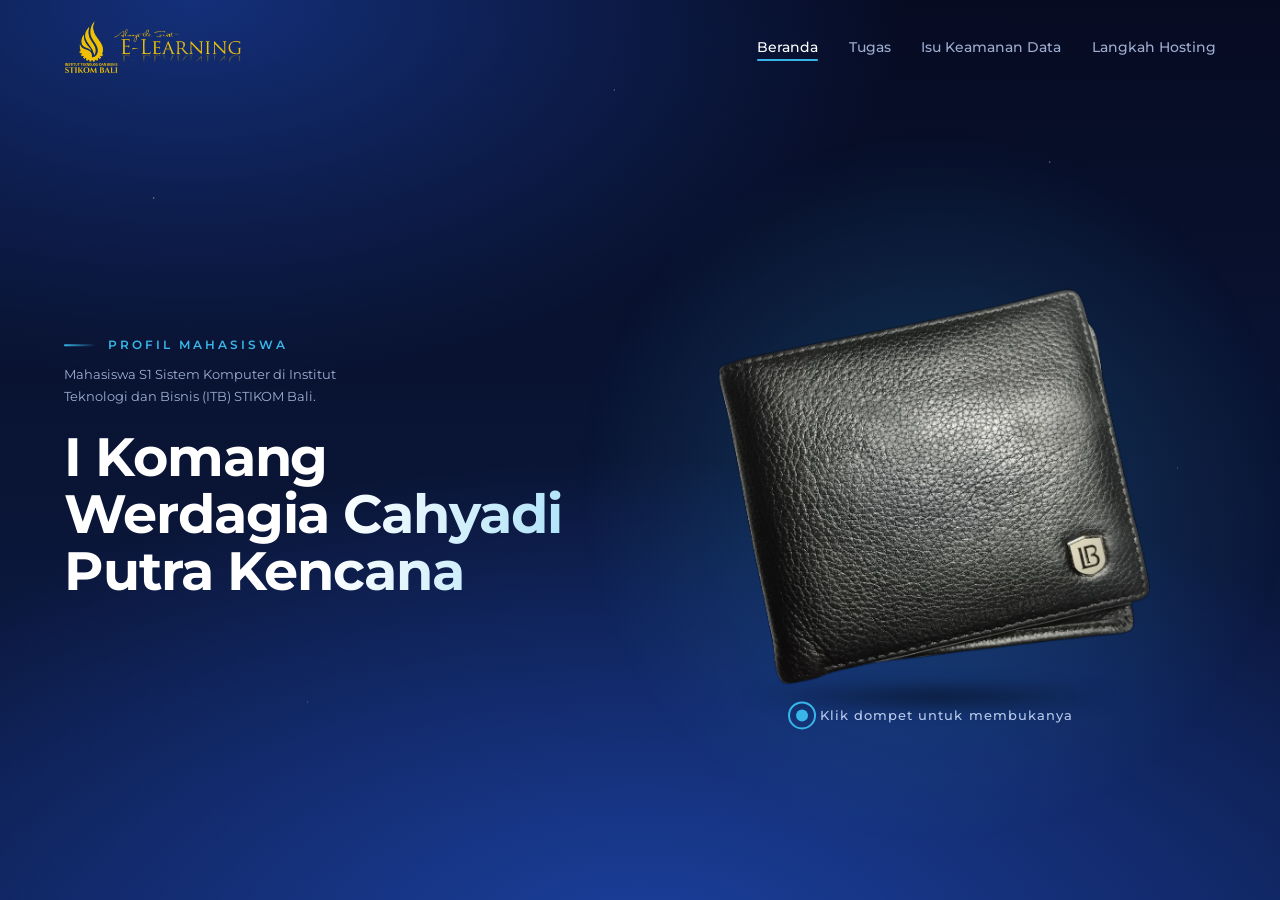
<file: index.html>
<!DOCTYPE html>
<html lang="id">
<head>
  <meta charset="UTF-8">
  <meta name="viewport" content="width=device-width, initial-scale=1, viewport-fit=cover">
  <title>Profil — I Komang Werdagia Cahyadi Putra Kencana</title>

  <link rel="preconnect" href="https://fonts.googleapis.com">
  <link rel="preconnect" href="https://fonts.gstatic.com" crossorigin>
  <link href="https://fonts.googleapis.com/css2?family=Montserrat:wght@400;500;600;700&display=swap" rel="stylesheet">
  <link rel="stylesheet" href="style.css">
</head>
<body class="landing">

  <!--
    Tombol buka/tutup dompet: checkbox tersembunyi.
    Label .hit (dompet), .dismiss (area gelap) dan .close (tombol Tutup)
    sama-sama mengubah checkbox ini. Seluruh animasi digerakkan CSS
    lewat selector  #buka:checked ~ ...
  -->
  <input type="checkbox" id="buka" class="toggle" aria-label="Buka dompet">

  <header class="site-header">
    <a class="brand" href="index.html" aria-label="ITB STIKOM Bali — kembali ke Beranda"><img class="logo" src="assets/logo-stikom.webp" width="325" height="99" alt="ITB STIKOM Bali E-Learning"></a>
    <input type="checkbox" id="menu" class="menu-toggle" aria-label="Buka menu navigasi">
    <label for="menu" class="menu-btn" aria-hidden="true"><span></span></label>
    <label for="menu" class="menu-scrim" aria-hidden="true"></label>
    <nav class="nav" aria-label="Navigasi utama">
      <a href="index.html" aria-current="page">Beranda</a>
      <a href="tugas.html">Tugas</a>
      <a href="isu-keamanan-data.html">Isu Keamanan Data</a>
      <a href="langkah-hosting.html">Langkah Hosting</a>
    </nav>
  </header>

  <main class="stage">
    <div class="bg-glow" aria-hidden="true"></div>

    <!-- KIRI: teks profil + nama besar -->
    <section class="copy">
      <p class="eyebrow">Profil Mahasiswa</p>
      <p class="lead">Mahasiswa S1 Sistem Komputer di Institut Teknologi dan Bisnis (ITB) STIKOM Bali.</p>
      <h1><span class="nw">I Komang</span> <span class="nw">Werdagia</span> <span class="nw">Cahyadi</span> <span class="nw">Putra Kencana</span></h1>
    </section>

    <!-- KANAN: dompet melayang -->
    <div class="wallet-area">
      <div class="scaler">
        <div class="rig">

          <!-- area klik -->
          <label class="hit" for="buka" title="Klik untuk membuka dompet">
            <span class="sr-only">Buka dompet</span>
          </label>

          <!-- bayangan di bawah dompet -->
          <div class="shadow" aria-hidden="true"></div>

          <!-- semua yang ikut melayang -->
          <div class="floater">

            <div class="imgs">
              <img class="w w-open-empty" src="assets/wallet-open-empty.webp" alt="" decoding="async">
              <img class="w w-open-card"  src="assets/wallet-open-card.webp"  alt="" decoding="async">
              <img class="w w-closed"     src="assets/wallet-closed.webp"     alt="Dompet kulit hitam" decoding="async">
            </div>

            <!-- kartu mahasiswa: keluar dari jendela dompet, terbang ke tengah layar, berputar 1x -->
            <div class="card-x">
              <div class="card-y">
                <div class="card-pos">
                  <div class="card-persp">
                    <div class="card-spin">
                      <img class="face front" src="assets/card-front.webp" alt="Kartu mahasiswa tampak depan" decoding="async">
                      <img class="face back"  src="assets/card-back.webp"  alt="Kartu mahasiswa tampak belakang" decoding="async">
                    </div>
                  </div>
                </div>
              </div>
            </div>

          </div>
        </div>
      </div>

      <p class="hint"><span class="tap" aria-hidden="true"></span><span class="hint-text"><span class="t-klik">Klik</span><span class="t-ketuk">Ketuk</span> dompet untuk membukanya</span></p>
    </div>
  </main>

  <!-- klik di area gelap untuk menutup (aktif setelah popup muncul) -->
  <label class="dismiss" for="buka" aria-hidden="true"></label>

  <!-- POP UP IDENTITAS (di tengah layar) -->
  <section class="popup" role="dialog" aria-labelledby="judul-identitas">
    <header class="p-head">
      <img class="avatar" src="assets/foto.webp" alt="Foto mahasiswa">
      <div>
        <p class="eyebrow-s">Kartu Mahasiswa</p>
        <h2 id="judul-identitas">I Komang Werdagia Cahyadi Putra Kencana</h2>
      </div>
    </header>

    <dl class="data">
      <div>
        <dt>NIM</dt>
        <dd>230010015</dd>
      </div>
      <div>
        <dt>Jurusan</dt>
        <dd>S1 - Sistem Komputer</dd>
      </div>
      <div>
        <dt>Tempat / Tgl Lahir</dt>
        <dd>Tangkup, 7 Juni 2004</dd>
      </div>
      <div>
        <dt>Berlaku Sampai</dt>
        <dd>Desember 2027</dd>
      </div>
      <div class="wide">
        <dt>Institusi</dt>
        <dd>Institut Teknologi dan Bisnis (ITB) STIKOM Bali</dd>
      </div>
    </dl>

    <footer class="p-foot">
      <a class="web" href="https://www.stikom-bali.ac.id" target="_blank" rel="noopener">www.stikom-bali.ac.id</a>
      <label class="close" for="buka">Tutup</label>
    </footer>
  </section>

</body>
</html>
</file>
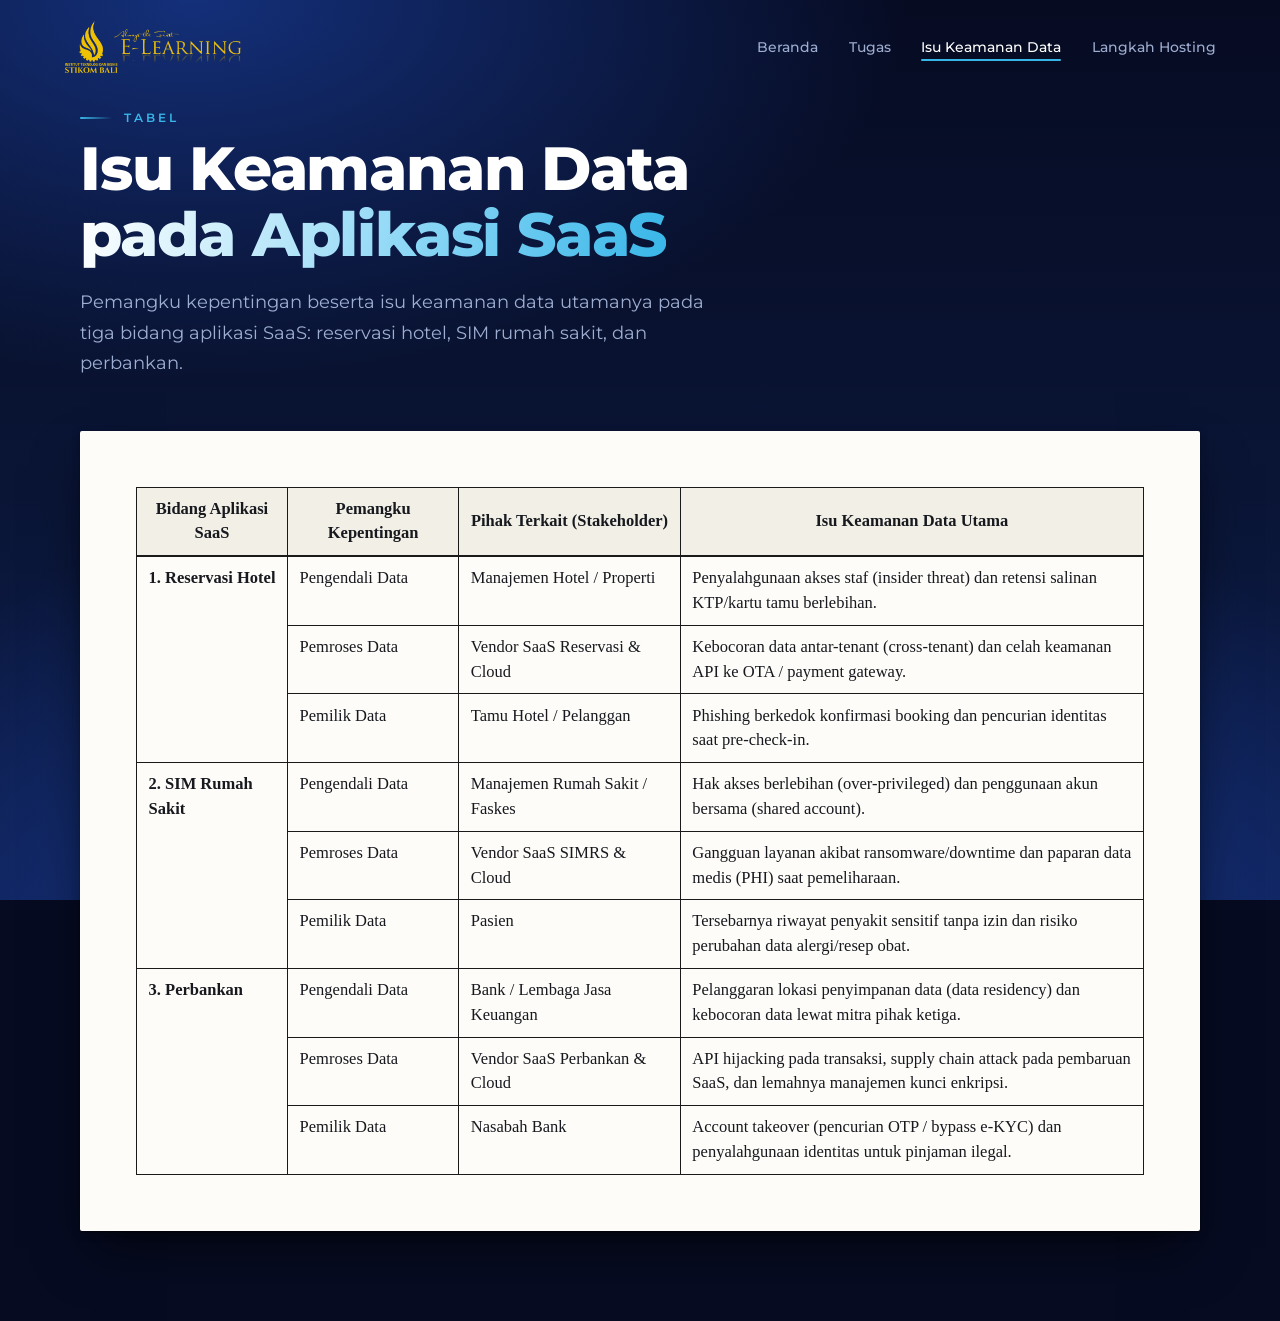
<file: isu-keamanan-data.html>
<!DOCTYPE html>
<html lang="id">
<head>
  <meta charset="UTF-8">
  <meta name="viewport" content="width=device-width, initial-scale=1">
  <title>Isu Keamanan Data — Profil Mahasiswa</title>

  <link rel="preconnect" href="https://fonts.googleapis.com">
  <link rel="preconnect" href="https://fonts.gstatic.com" crossorigin>
  <link href="https://fonts.googleapis.com/css2?family=Montserrat:wght@400;500;600;700;800&display=swap" rel="stylesheet">
  <link rel="stylesheet" href="style.css">
</head>
<body class="subpage">

  <header class="site-header">
    <a class="brand" href="index.html" aria-label="ITB STIKOM Bali — kembali ke Beranda"><img class="logo" src="assets/logo-stikom.webp" width="325" height="99" alt="ITB STIKOM Bali E-Learning"></a>
    <input type="checkbox" id="menu" class="menu-toggle" aria-label="Buka menu navigasi">
    <label for="menu" class="menu-btn" aria-hidden="true"><span></span></label>
    <label for="menu" class="menu-scrim" aria-hidden="true"></label>
    <nav class="nav" aria-label="Navigasi utama">
      <a href="index.html">Beranda</a>
      <a href="tugas.html">Tugas</a>
      <a href="isu-keamanan-data.html" aria-current="page">Isu Keamanan Data</a>
      <a href="langkah-hosting.html">Langkah Hosting</a>
    </nav>
  </header>

  <!--
    HALAMAN ISU KEAMANAN DATA — tabel pemangku kepentingan dan isu keamanan data utama.
    Tabel sederhana di atas selembar kertas putih (kolom Bidang digabung per 3 baris dengan rowspan).
    HP: tiap bidang menjadi satu blok, tiap pemangku kepentingan satu baris bertumpuk.
    Mau menambah bidang? Salin satu <tbody> utuh dan ubah nomor + isinya.
  -->
  <main class="page isu">
    <div class="isu-wrap">

      <header class="h-hero">
        <p class="eyebrow">Tabel</p>
        <h1>Isu Keamanan Data <span class="acc">pada Aplikasi SaaS</span></h1>
        <p class="h-lead">Pemangku kepentingan beserta isu keamanan data utamanya pada tiga bidang aplikasi SaaS: reservasi hotel, SIM rumah sakit, dan perbankan.</p>
      </header>

      <div class="isu-paper">
        <table class="isu">
          <caption class="sr-only">Pemangku kepentingan dan isu keamanan data utama pada tiga bidang aplikasi SaaS</caption>
          <colgroup><col class="c-field"><col class="c-role"><col class="c-who"><col class="c-issue"></colgroup>
          <thead>
            <tr><th scope="col">Bidang Aplikasi SaaS</th><th scope="col">Pemangku Kepentingan</th><th scope="col">Pihak Terkait (Stakeholder)</th><th scope="col">Isu Keamanan Data Utama</th></tr>
          </thead>
        <tbody>
          <tr>
            <th scope="rowgroup" rowspan="3" class="field">1. Reservasi Hotel</th><td data-label="Pemangku Kepentingan">Pengendali Data</td>
            <td data-label="Pihak Terkait (Stakeholder)">Manajemen Hotel / Properti</td>
            <td data-label="Isu Keamanan Data Utama">Penyalahgunaan akses staf (insider threat) dan retensi salinan KTP/kartu tamu berlebihan.</td>
          </tr>
          <tr>
            <td data-label="Pemangku Kepentingan">Pemroses Data</td>
            <td data-label="Pihak Terkait (Stakeholder)">Vendor SaaS Reservasi &amp; Cloud</td>
            <td data-label="Isu Keamanan Data Utama">Kebocoran data antar-tenant (cross-tenant) dan celah keamanan API ke OTA / payment gateway.</td>
          </tr>
          <tr>
            <td data-label="Pemangku Kepentingan">Pemilik Data</td>
            <td data-label="Pihak Terkait (Stakeholder)">Tamu Hotel / Pelanggan</td>
            <td data-label="Isu Keamanan Data Utama">Phishing berkedok konfirmasi booking dan pencurian identitas saat pre-check-in.</td>
          </tr>
        </tbody>
        <tbody>
          <tr>
            <th scope="rowgroup" rowspan="3" class="field">2. SIM Rumah Sakit</th><td data-label="Pemangku Kepentingan">Pengendali Data</td>
            <td data-label="Pihak Terkait (Stakeholder)">Manajemen Rumah Sakit / Faskes</td>
            <td data-label="Isu Keamanan Data Utama">Hak akses berlebihan (over-privileged) dan penggunaan akun bersama (shared account).</td>
          </tr>
          <tr>
            <td data-label="Pemangku Kepentingan">Pemroses Data</td>
            <td data-label="Pihak Terkait (Stakeholder)">Vendor SaaS SIMRS &amp; Cloud</td>
            <td data-label="Isu Keamanan Data Utama">Gangguan layanan akibat ransomware/downtime dan paparan data medis (PHI) saat pemeliharaan.</td>
          </tr>
          <tr>
            <td data-label="Pemangku Kepentingan">Pemilik Data</td>
            <td data-label="Pihak Terkait (Stakeholder)">Pasien</td>
            <td data-label="Isu Keamanan Data Utama">Tersebarnya riwayat penyakit sensitif tanpa izin dan risiko perubahan data alergi/resep obat.</td>
          </tr>
        </tbody>
        <tbody>
          <tr>
            <th scope="rowgroup" rowspan="3" class="field">3. Perbankan</th><td data-label="Pemangku Kepentingan">Pengendali Data</td>
            <td data-label="Pihak Terkait (Stakeholder)">Bank / Lembaga Jasa Keuangan</td>
            <td data-label="Isu Keamanan Data Utama">Pelanggaran lokasi penyimpanan data (data residency) dan kebocoran data lewat mitra pihak ketiga.</td>
          </tr>
          <tr>
            <td data-label="Pemangku Kepentingan">Pemroses Data</td>
            <td data-label="Pihak Terkait (Stakeholder)">Vendor SaaS Perbankan &amp; Cloud</td>
            <td data-label="Isu Keamanan Data Utama">API hijacking pada transaksi, supply chain attack pada pembaruan SaaS, dan lemahnya manajemen kunci enkripsi.</td>
          </tr>
          <tr>
            <td data-label="Pemangku Kepentingan">Pemilik Data</td>
            <td data-label="Pihak Terkait (Stakeholder)">Nasabah Bank</td>
            <td data-label="Isu Keamanan Data Utama">Account takeover (pencurian OTP / bypass e-KYC) dan penyalahgunaan identitas untuk pinjaman ilegal.</td>
          </tr>
        </tbody>
        </table>
      </div>

    </div>
  </main>

</body>
</html>
</file>
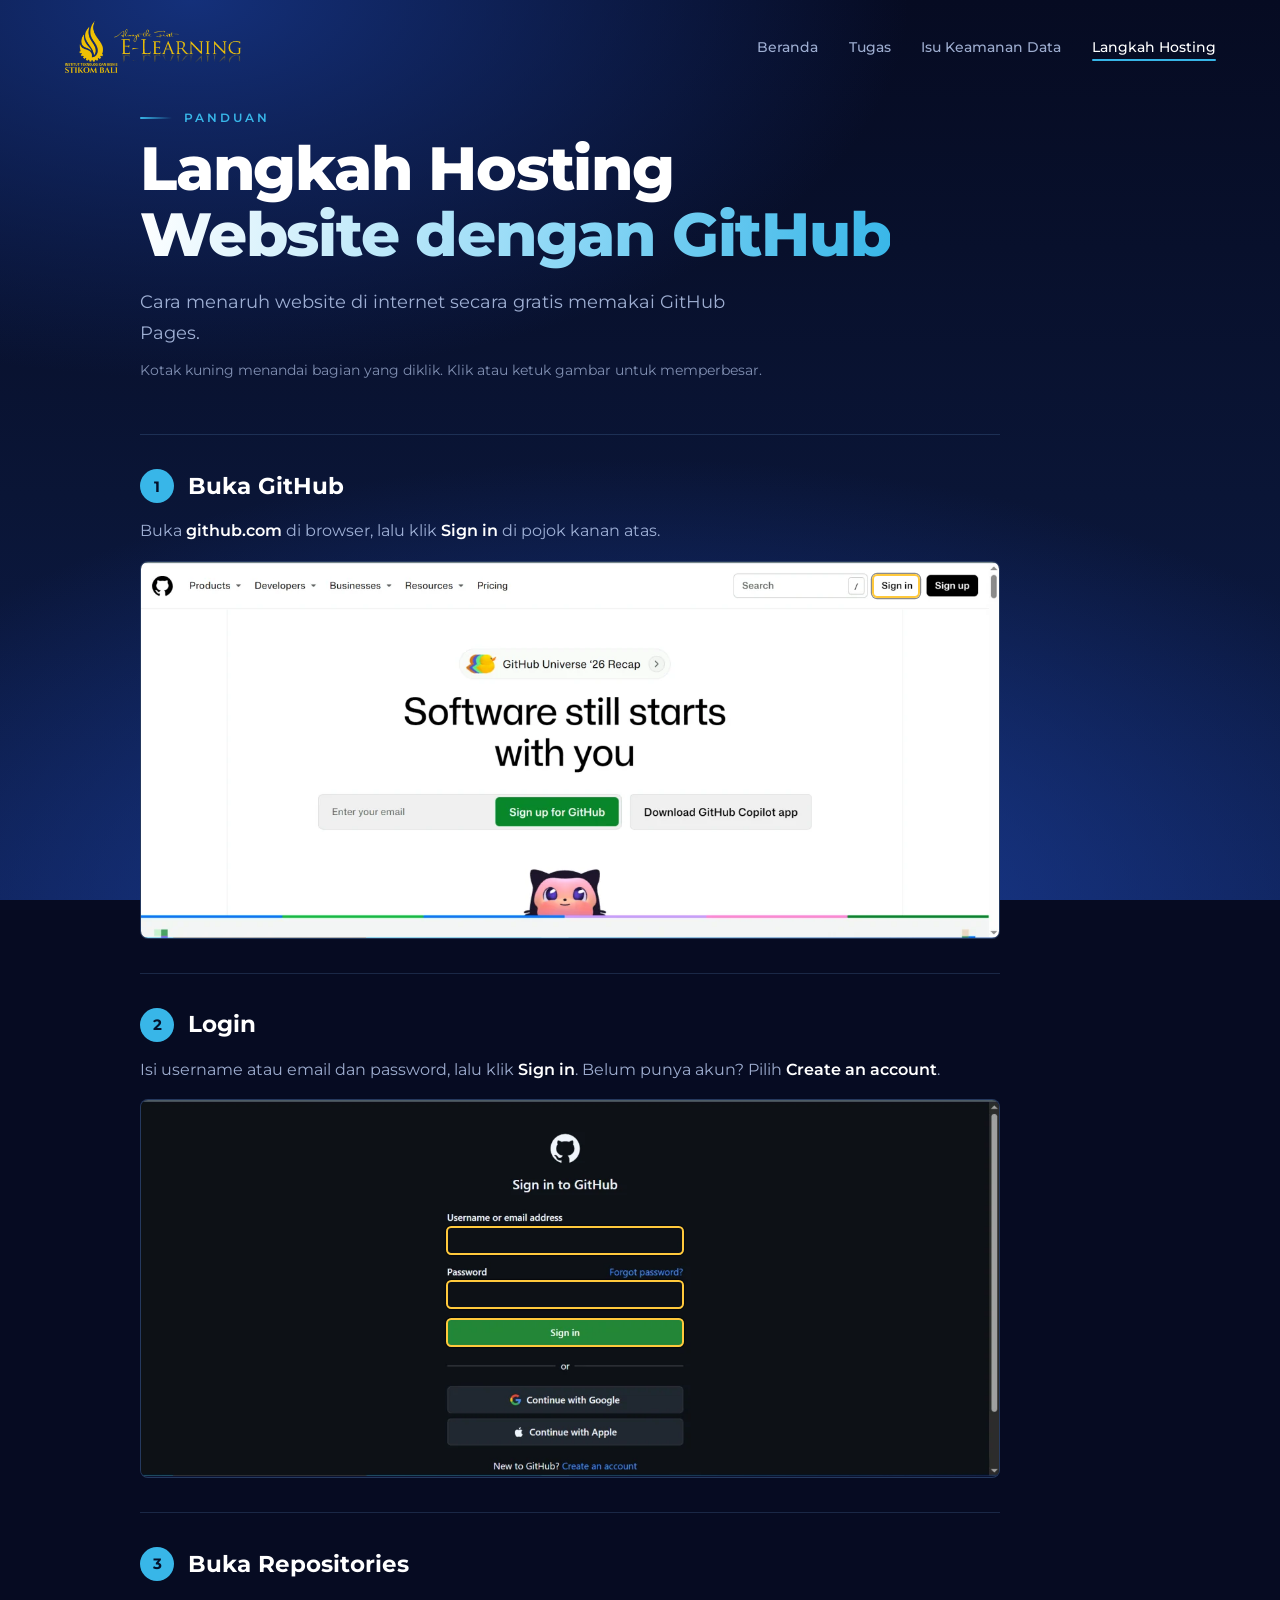
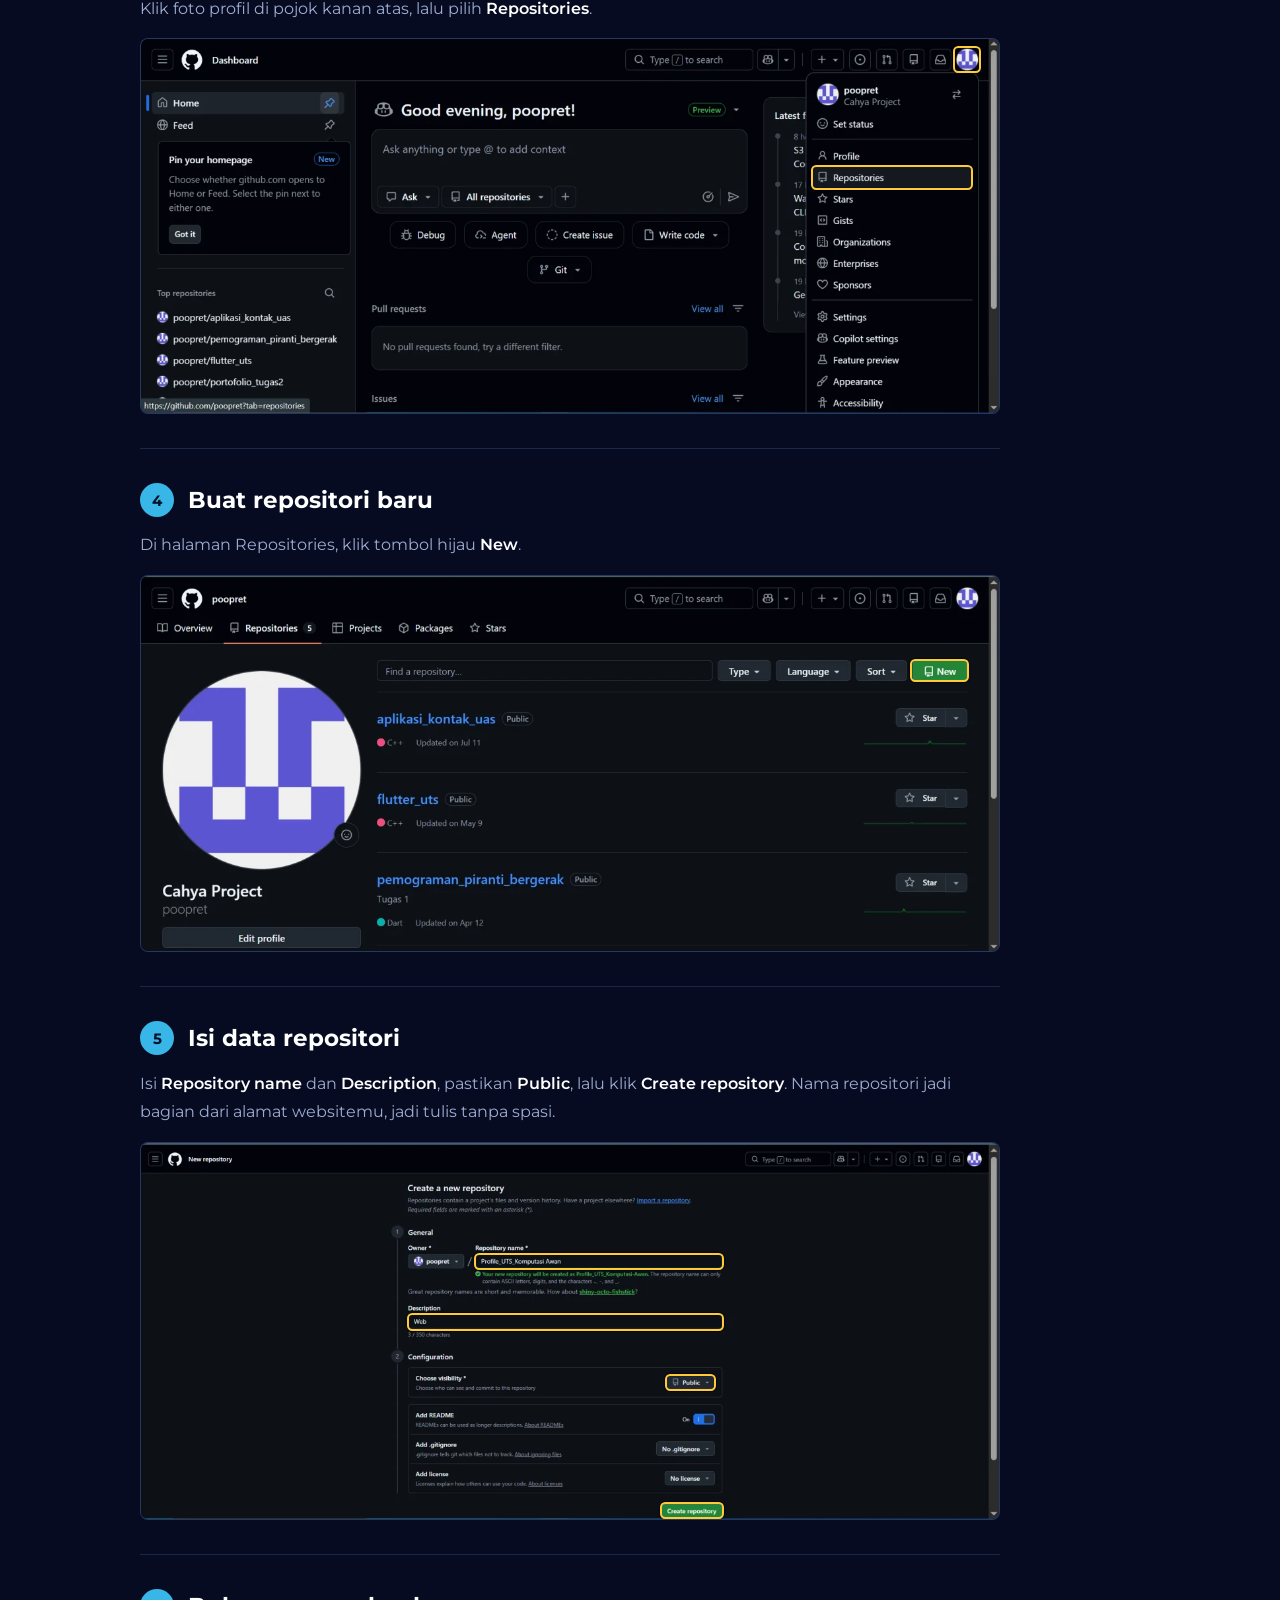
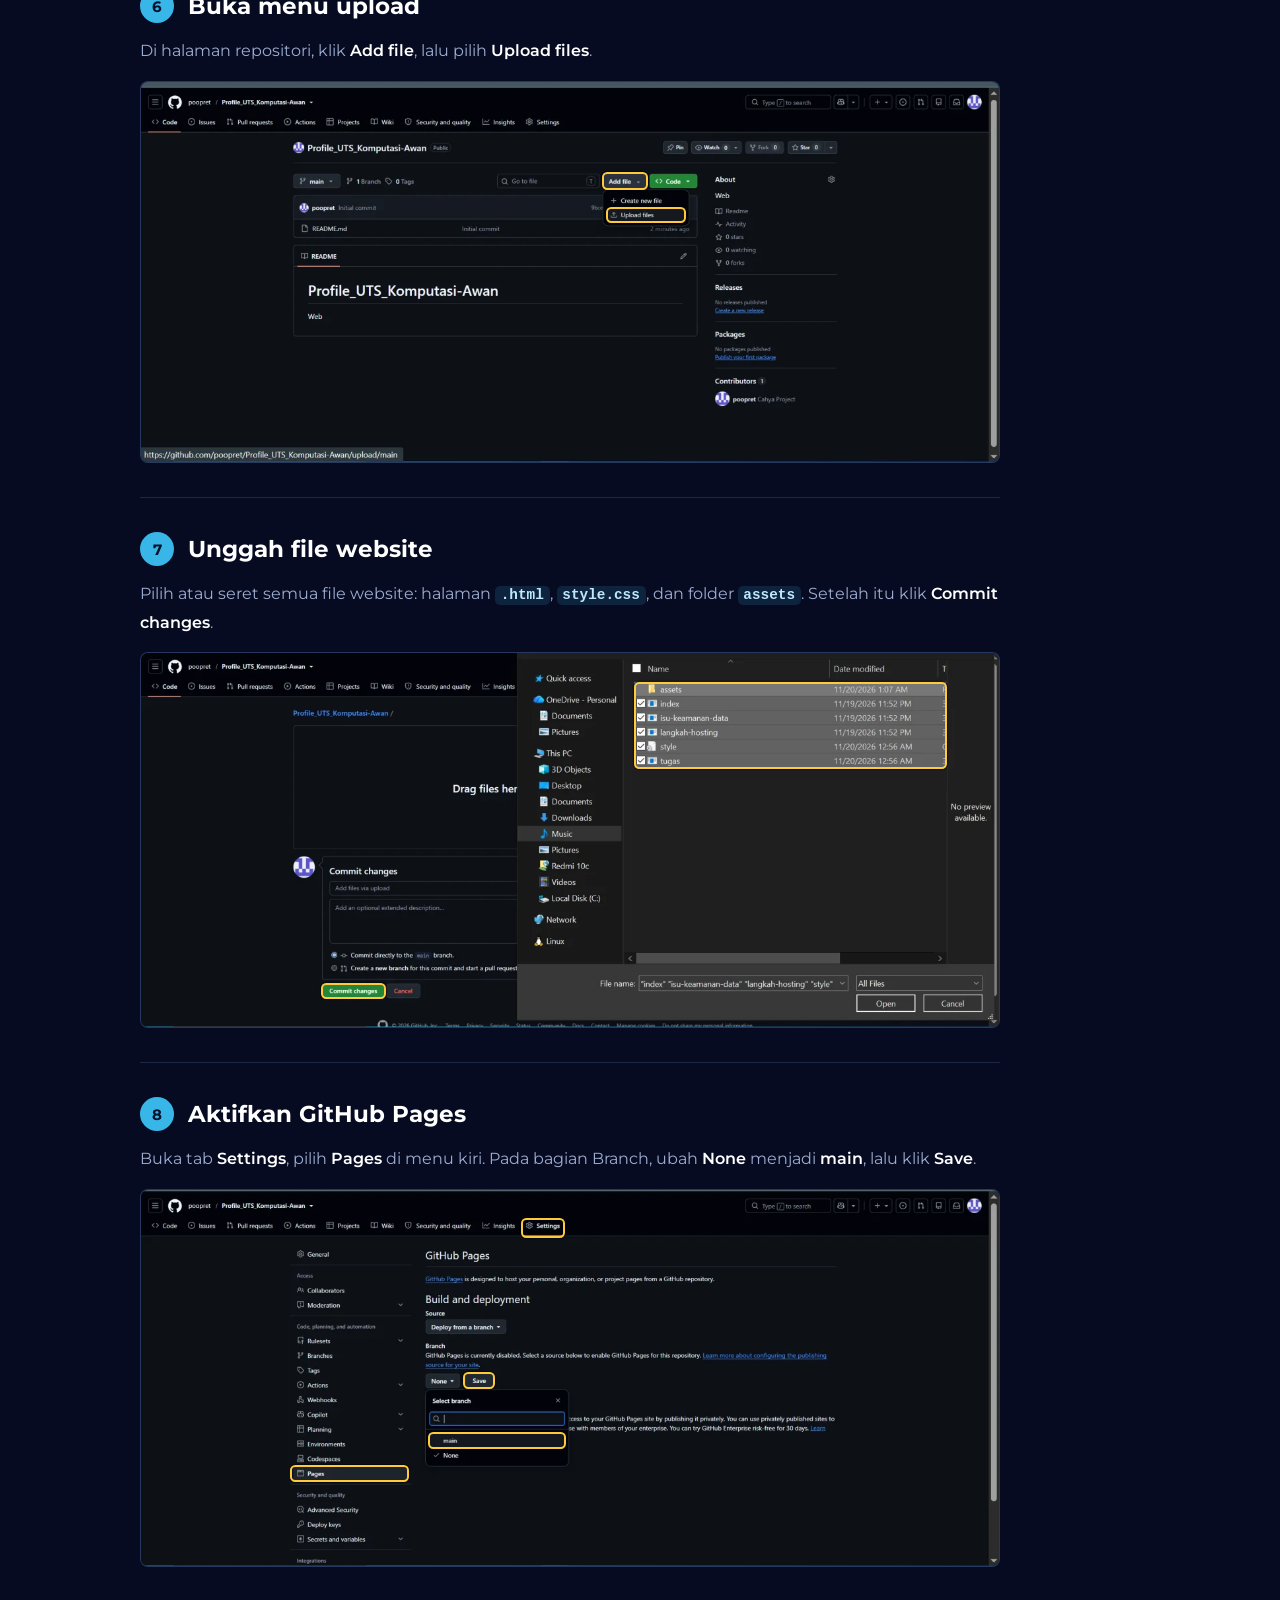
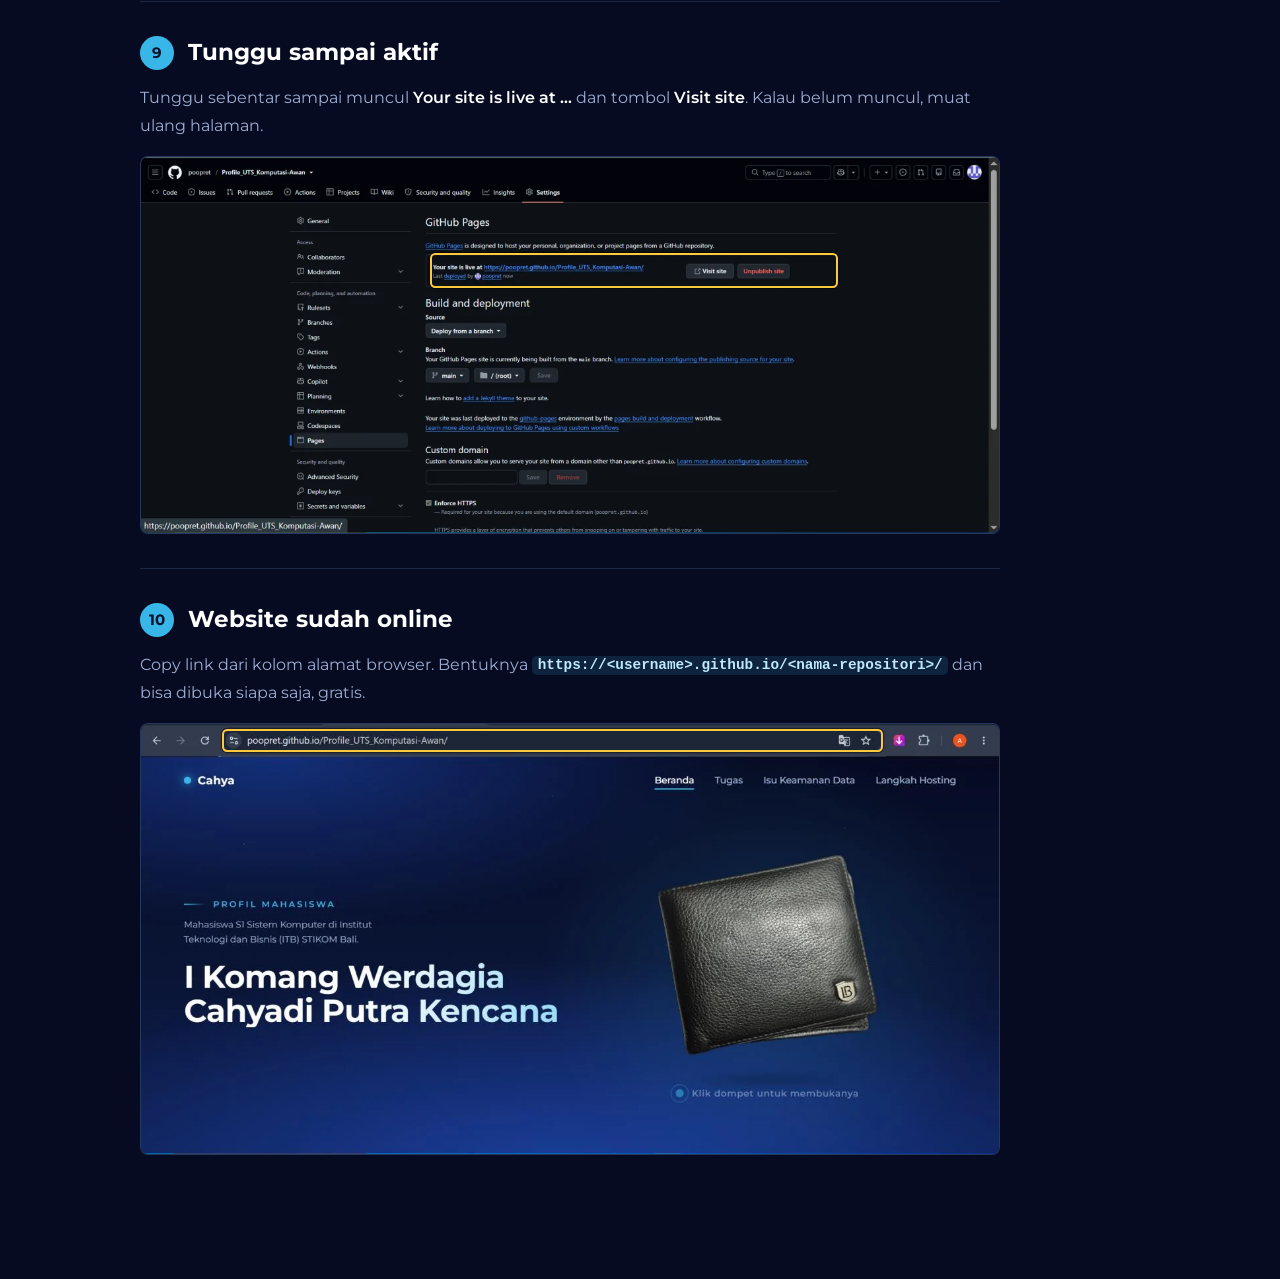
<file: langkah-hosting.html>
<!DOCTYPE html>
<html lang="id">
<head>
  <meta charset="UTF-8">
  <meta name="viewport" content="width=device-width, initial-scale=1, viewport-fit=cover">
  <title>Langkah Hosting — Profil Mahasiswa</title>

  <link rel="preconnect" href="https://fonts.googleapis.com">
  <link rel="preconnect" href="https://fonts.gstatic.com" crossorigin>
  <link href="https://fonts.googleapis.com/css2?family=Montserrat:wght@400;500;600;700;800&display=swap" rel="stylesheet">
  <link rel="stylesheet" href="style.css">
</head>
<body class="subpage">

  <header class="site-header">
    <a class="brand" href="index.html" aria-label="ITB STIKOM Bali — kembali ke Beranda"><img class="logo" src="assets/logo-stikom.webp" width="325" height="99" alt="ITB STIKOM Bali E-Learning"></a>
    <input type="checkbox" id="menu" class="menu-toggle" aria-label="Buka menu navigasi">
    <label for="menu" class="menu-btn" aria-hidden="true"><span></span></label>
    <label for="menu" class="menu-scrim" aria-hidden="true"></label>
    <nav class="nav" aria-label="Navigasi utama">
      <a href="index.html">Beranda</a>
      <a href="tugas.html">Tugas</a>
      <a href="isu-keamanan-data.html">Isu Keamanan Data</a>
      <a href="langkah-hosting.html" aria-current="page">Langkah Hosting</a>
    </nav>
  </header>

  <!--
    HALAMAN LANGKAH HOSTING — 10 langkah hosting gratis dengan GitHub Pages.
    Tiap langkah: nomor + judul + satu kalimat + screenshot (kotak kuning = bagian yang diklik).
    Klik/ketuk screenshot untuk memperbesar (checkbox tersembunyi, tanpa JavaScript).
    Mau menambah langkah? Salin satu <li class="langkah-item"> dan beri id checkbox zoom yang baru.
  -->
  <main class="page hosting">
    <div class="h-wrap">

      <header class="h-hero">
        <p class="eyebrow">Panduan</p>
        <h1>Langkah Hosting <span class="acc">Website dengan GitHub</span></h1>
        <p class="h-lead">Cara menaruh website di internet secara gratis memakai GitHub Pages.</p>
        <p class="h-note">Kotak kuning menandai bagian yang diklik. Klik atau ketuk gambar untuk memperbesar.</p>
      </header>

      <ol class="langkah" role="list">
        <li class="langkah-item">
          <div class="l-head"><span class="no" aria-hidden="true">1</span><h2>Buka GitHub</h2></div>
          <p class="l-text">Buka <b class="ui">github.com</b> di browser, lalu klik <b class="ui">Sign in</b> di pojok kanan atas.</p>
          <figure class="shot">
            <input type="checkbox" id="zoom-1" class="zoom-toggle" aria-label="Perbesar gambar langkah 1">
            <label for="zoom-1" class="shot-frame" style="--ar:2.2830">
              <span class="shot-img">
                <img src="assets/hosting-01.webp" width="1299" height="569" alt="Halaman depan github.com dengan tombol Sign in di pojok kanan atas" decoding="async">
                <span class="hl" style="left:85.142%;top:3.163%;width:5.697%;height:6.327%"></span>
                <i class="snap-mid" aria-hidden="true"></i>
              </span>
            </label>
          </figure>
        </li>
        <li class="langkah-item">
          <div class="l-head"><span class="no" aria-hidden="true">2</span><h2>Login</h2></div>
          <p class="l-text">Isi username atau email dan password, lalu klik <b class="ui">Sign in</b>. Belum punya akun? Pilih <b class="ui">Create an account</b>.</p>
          <figure class="shot">
            <input type="checkbox" id="zoom-2" class="zoom-toggle" aria-label="Perbesar gambar langkah 2">
            <label for="zoom-2" class="shot-frame" style="--ar:2.2789">
              <span class="shot-img">
                <img src="assets/hosting-02.webp" width="1299" height="570" alt="Halaman Sign in to GitHub berisi kolom username, password, dan tombol Sign in" decoding="async">
                <span class="hl" style="left:35.566%;top:33.509%;width:27.714%;height:7.719%"></span><span class="hl" style="left:35.566%;top:47.895%;width:27.714%;height:7.719%"></span><span class="hl" style="left:35.566%;top:57.895%;width:27.714%;height:7.719%"></span>
                <i class="snap-mid" aria-hidden="true"></i>
              </span>
            </label>
          </figure>
        </li>
        <li class="langkah-item">
          <div class="l-head"><span class="no" aria-hidden="true">3</span><h2>Buka Repositories</h2></div>
          <p class="l-text">Klik foto profil di pojok kanan atas, lalu pilih <b class="ui">Repositories</b>.</p>
          <figure class="shot">
            <input type="checkbox" id="zoom-3" class="zoom-toggle" aria-label="Perbesar gambar langkah 3">
            <label for="zoom-3" class="shot-frame" style="--ar:2.2951">
              <span class="shot-img">
                <img src="assets/hosting-03.webp" width="1299" height="566" alt="Dashboard GitHub dengan menu profil terbuka dan pilihan Repositories" loading="lazy" decoding="async">
                <span class="hl" style="left:94.688%;top:1.943%;width:3.156%;height:7.067%"></span><span class="hl" style="left:78.060%;top:33.746%;width:18.938%;height:6.537%"></span>
                <i class="snap-mid" aria-hidden="true"></i>
              </span>
            </label>
          </figure>
        </li>
        <li class="langkah-item">
          <div class="l-head"><span class="no" aria-hidden="true">4</span><h2>Buat repositori baru</h2></div>
          <p class="l-text">Di halaman Repositories, klik tombol hijau <b class="ui">New</b>.</p>
          <figure class="shot">
            <input type="checkbox" id="zoom-4" class="zoom-toggle" aria-label="Perbesar gambar langkah 4">
            <label for="zoom-4" class="shot-frame" style="--ar:2.2830">
              <span class="shot-img">
                <img src="assets/hosting-04.webp" width="1299" height="569" alt="Daftar repositori dengan tombol hijau New di kanan atas" loading="lazy" decoding="async">
                <span class="hl" style="left:89.684%;top:22.144%;width:6.774%;height:6.151%"></span>
                <i class="snap-mid" aria-hidden="true"></i>
              </span>
            </label>
          </figure>
        </li>
        <li class="langkah-item">
          <div class="l-head"><span class="no" aria-hidden="true">5</span><h2>Isi data repositori</h2></div>
          <p class="l-text">Isi <b class="ui">Repository name</b> dan <b class="ui">Description</b>, pastikan <b class="ui">Public</b>, lalu klik <b class="ui">Create repository</b>. Nama repositori jadi bagian dari alamat websitemu, jadi tulis tanpa spasi.</p>
          <figure class="shot">
            <input type="checkbox" id="zoom-5" class="zoom-toggle" aria-label="Perbesar gambar langkah 5">
            <label for="zoom-5" class="shot-frame" style="--ar:2.2789">
              <span class="shot-img">
                <img src="assets/hosting-05.webp" width="1299" height="570" alt="Formulir Create a new repository: nama, deskripsi, visibility Public, dan tombol Create repository" loading="lazy" decoding="async">
                <span class="hl" style="left:38.799%;top:29.123%;width:29.099%;height:4.561%"></span><span class="hl" style="left:30.947%;top:45.263%;width:36.952%;height:4.561%"></span><span class="hl" style="left:61.047%;top:61.404%;width:6.005%;height:4.561%"></span><span class="hl" style="left:60.508%;top:95.439%;width:7.390%;height:4.561%"></span>
                <i class="snap-mid" aria-hidden="true"></i>
              </span>
            </label>
          </figure>
        </li>
        <li class="langkah-item">
          <div class="l-head"><span class="no" aria-hidden="true">6</span><h2>Buka menu upload</h2></div>
          <p class="l-text">Di halaman repositori, klik <b class="ui">Add file</b>, lalu pilih <b class="ui">Upload files</b>.</p>
          <figure class="shot">
            <input type="checkbox" id="zoom-6" class="zoom-toggle" aria-label="Perbesar gambar langkah 6">
            <label for="zoom-6" class="shot-frame" style="--ar:2.2552">
              <span class="shot-img">
                <img src="assets/hosting-06.webp" width="1299" height="576" alt="Halaman repositori dengan menu Add file terbuka dan pilihan Upload files" loading="lazy" decoding="async">
                <span class="hl" style="left:53.734%;top:23.785%;width:5.312%;height:4.514%"></span><span class="hl" style="left:54.196%;top:32.812%;width:9.315%;height:4.340%"></span>
                <i class="snap-mid" aria-hidden="true"></i>
              </span>
            </label>
          </figure>
        </li>
        <li class="langkah-item">
          <div class="l-head"><span class="no" aria-hidden="true">7</span><h2>Unggah file website</h2></div>
          <p class="l-text">Pilih atau seret semua file website: halaman <code>.html</code>, <code>style.css</code>, dan folder <code>assets</code>. Setelah itu klik <b class="ui">Commit changes</b>.</p>
          <figure class="shot">
            <input type="checkbox" id="zoom-7" class="zoom-toggle" aria-label="Perbesar gambar langkah 7">
            <label for="zoom-7" class="shot-frame" style="--ar:2.2951">
              <span class="shot-img">
                <img src="assets/hosting-07.webp" width="1299" height="566" alt="Jendela pilih file berisi assets, index, isu-keamanan-data, langkah-hosting, style, dan tugas, dengan tombol Commit changes di belakangnya" loading="lazy" decoding="async">
                <span class="hl" style="left:57.429%;top:7.774%;width:36.490%;height:23.145%"></span><span class="hl" style="left:20.939%;top:88.163%;width:7.621%;height:4.417%"></span>
                <i class="snap-mid" aria-hidden="true"></i>
              </span>
            </label>
          </figure>
        </li>
        <li class="langkah-item">
          <div class="l-head"><span class="no" aria-hidden="true">8</span><h2>Aktifkan GitHub Pages</h2></div>
          <p class="l-text">Buka tab <b class="ui">Settings</b>, pilih <b class="ui">Pages</b> di menu kiri. Pada bagian Branch, ubah <b class="ui">None</b> menjadi <b class="ui">main</b>, lalu klik <b class="ui">Save</b>.</p>
          <figure class="shot">
            <input type="checkbox" id="zoom-8" class="zoom-toggle" aria-label="Perbesar gambar langkah 8">
            <label for="zoom-8" class="shot-frame" style="--ar:2.2830">
              <span class="shot-img">
                <img src="assets/hosting-08.webp" width="1299" height="569" alt="Pengaturan GitHub Pages dengan pilihan branch None dan main" loading="lazy" decoding="async">
                <span class="hl" style="left:44.265%;top:7.381%;width:5.158%;height:5.272%"></span><span class="hl" style="left:17.398%;top:73.111%;width:13.857%;height:4.569%"></span><span class="hl" style="left:33.487%;top:64.499%;width:16.012%;height:4.394%"></span><span class="hl" style="left:37.567%;top:48.506%;width:3.695%;height:4.394%"></span>
                <i class="snap-mid" aria-hidden="true"></i>
              </span>
            </label>
          </figure>
        </li>
        <li class="langkah-item">
          <div class="l-head"><span class="no" aria-hidden="true">9</span><h2>Tunggu sampai aktif</h2></div>
          <p class="l-text">Tunggu sebentar sampai muncul <b class="ui">Your site is live at …</b> dan tombol <b class="ui">Visit site</b>. Kalau belum muncul, muat ulang halaman.</p>
          <figure class="shot">
            <input type="checkbox" id="zoom-9" class="zoom-toggle" aria-label="Perbesar gambar langkah 9">
            <label for="zoom-9" class="shot-frame" style="--ar:2.2830">
              <span class="shot-img">
                <img src="assets/hosting-09.webp" width="1299" height="569" alt="Halaman GitHub Pages dengan keterangan Your site is live dan tombol Visit site" loading="lazy" decoding="async">
                <span class="hl" style="left:33.718%;top:25.659%;width:47.575%;height:9.315%"></span>
                <i class="snap-mid" aria-hidden="true"></i>
              </span>
            </label>
          </figure>
        </li>
        <li class="langkah-item">
          <div class="l-head"><span class="no" aria-hidden="true">10</span><h2>Website sudah online</h2></div>
          <p class="l-text">Copy link dari kolom alamat browser. Bentuknya <code>https://&lt;username&gt;.github.io/&lt;nama-repositori&gt;/</code> dan bisa dibuka siapa saja, gratis.</p>
          <figure class="shot">
            <input type="checkbox" id="zoom-10" class="zoom-toggle" aria-label="Perbesar gambar langkah 10">
            <label for="zoom-10" class="shot-frame" style="--ar:1.9954">
              <span class="shot-img">
                <img src="assets/hosting-10.webp" width="1299" height="651" alt="Website profil yang sudah online di alamat github.io" loading="lazy" decoding="async">
                <span class="hl" style="left:9.392%;top:1.229%;width:77.059%;height:5.376%"></span>
                <i class="snap-mid" aria-hidden="true"></i>
              </span>
            </label>
          </figure>
        </li>
      </ol>

    </div>
  </main>

</body>
</html>
</file>
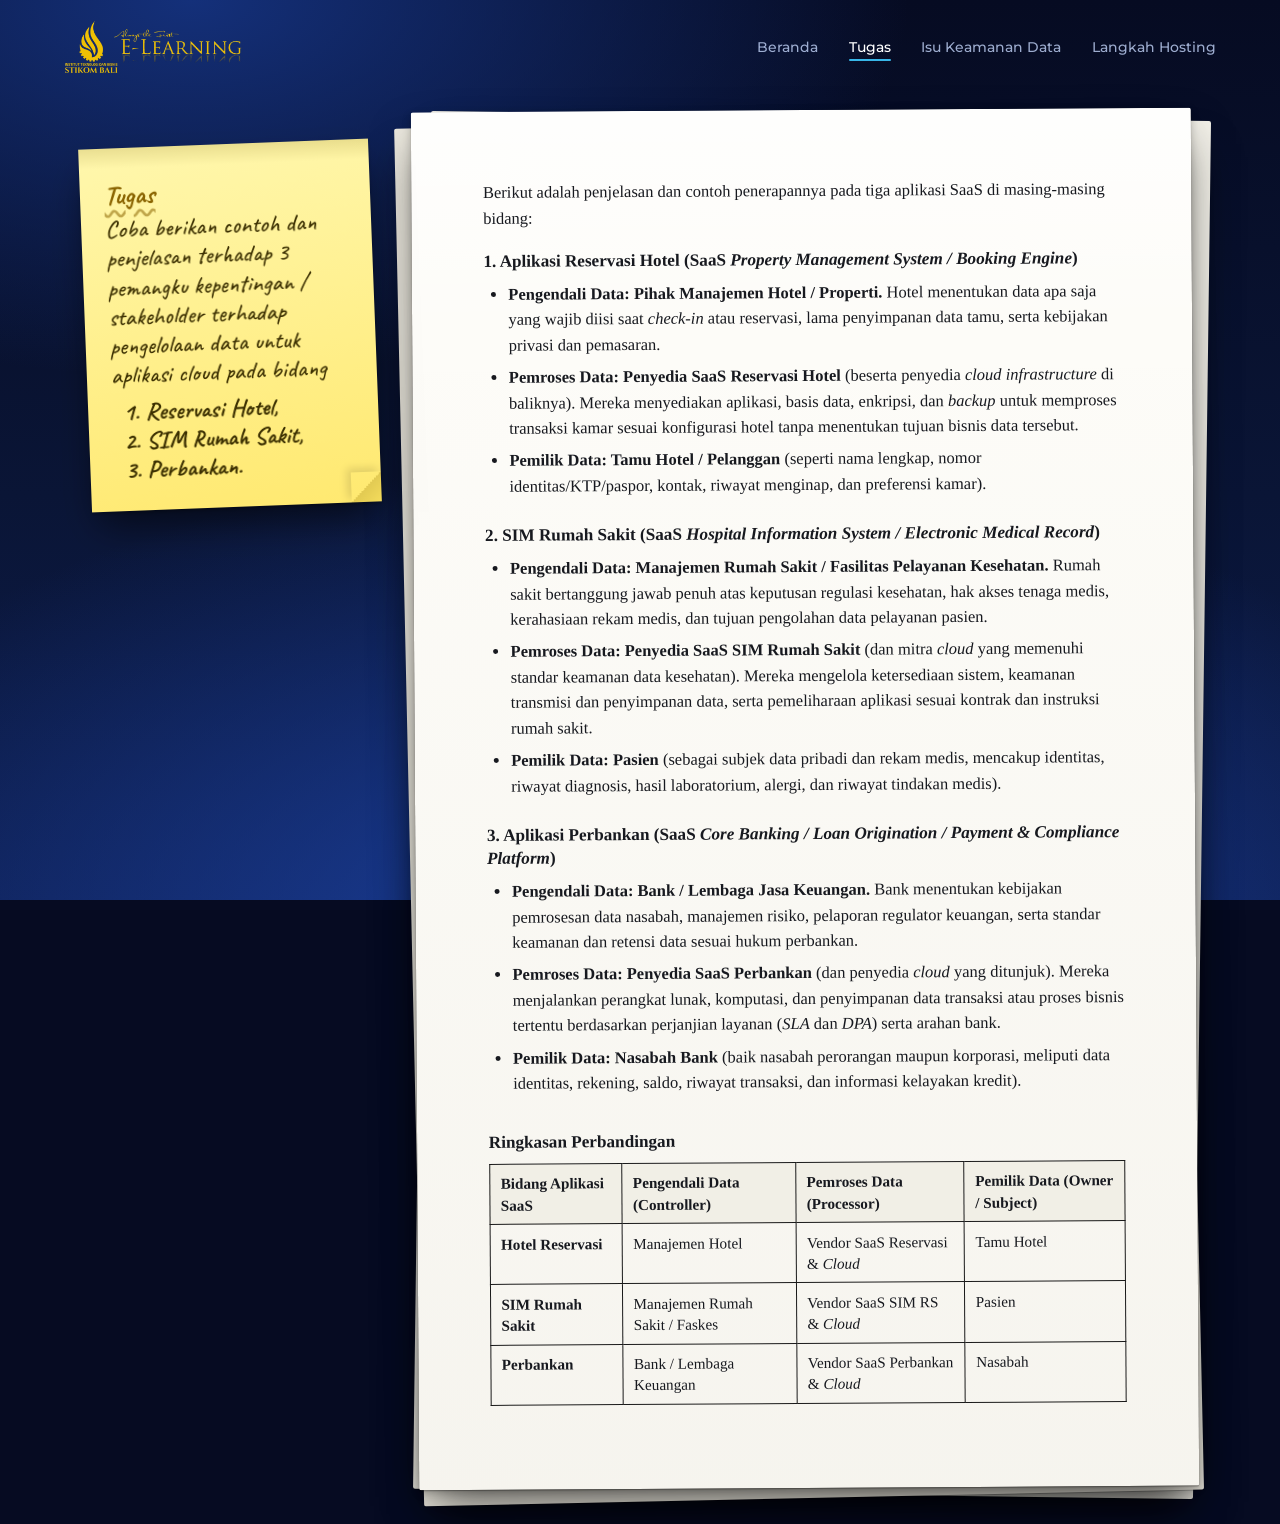
<file: tugas.html>
<!DOCTYPE html>
<html lang="id">
<head>
  <meta charset="UTF-8">
  <meta name="viewport" content="width=device-width, initial-scale=1, viewport-fit=cover">
  <title>Tugas — Profil Mahasiswa</title>

  <link rel="preconnect" href="https://fonts.googleapis.com">
  <link rel="preconnect" href="https://fonts.gstatic.com" crossorigin>
  <link href="https://fonts.googleapis.com/css2?family=Caveat:wght@500;700&family=Montserrat:wght@400;500;600;700&display=swap" rel="stylesheet">
  <link rel="stylesheet" href="style.css">
</head>
<body class="subpage">

  <header class="site-header">
    <a class="brand" href="index.html" aria-label="ITB STIKOM Bali — kembali ke Beranda"><img class="logo" src="assets/logo-stikom.webp" width="325" height="99" alt="ITB STIKOM Bali E-Learning"></a>
    <input type="checkbox" id="menu" class="menu-toggle" aria-label="Buka menu navigasi">
    <label for="menu" class="menu-btn" aria-hidden="true"><span></span></label>
    <label for="menu" class="menu-scrim" aria-hidden="true"></label>
    <nav class="nav" aria-label="Navigasi utama">
      <a href="index.html">Beranda</a>
      <a href="tugas.html" aria-current="page">Tugas</a>
      <a href="isu-keamanan-data.html">Isu Keamanan Data</a>
      <a href="langkah-hosting.html">Langkah Hosting</a>
    </nav>
  </header>

  <!-- HALAMAN TUGAS — kertas HVS bertumpuk + kertas note soal (HTML + CSS murni). -->
  <main class="page tugas">
    <h1 class="sr-only">Tugas</h1>

    <div class="desk">

      <!-- kertas note: soal tugas -->
      <aside class="note" aria-label="Soal tugas">
        <p class="note-tag">Tugas</p>
        <p class="note-text">Coba berikan contoh dan penjelasan terhadap 3 pemangku kepentingan / stakeholder terhadap pengelolaan data untuk aplikasi cloud pada bidang</p>
        <ol class="note-list">
          <li>Reservasi Hotel,</li>
          <li>SIM Rumah Sakit,</li>
          <li>Perbankan.</li>
        </ol>
      </aside>

      <!-- kertas HVS: .leaf = lembar + tepi kertas di bawahnya (dibuat dari CSS) agar tampak bertumpuk -->
      <div class="pile">

        <div class="leaf">
        <article class="sheet" aria-label="Penjelasan dan contoh penerapan">
          <p class="intro">Berikut adalah penjelasan dan contoh penerapannya pada tiga aplikasi SaaS di masing-masing bidang:</p>

          <h3>1. Aplikasi Reservasi Hotel (SaaS <i>Property Management System / Booking Engine</i>)</h3>
          <ul>
            <li><b>Pengendali Data: Pihak Manajemen Hotel / Properti.</b> Hotel menentukan data apa saja yang wajib diisi saat <i>check-in</i> atau reservasi, lama penyimpanan data tamu, serta kebijakan privasi dan pemasaran.</li>
            <li><b>Pemroses Data: Penyedia SaaS Reservasi Hotel</b> (beserta penyedia <i>cloud infrastructure</i> di baliknya). Mereka menyediakan aplikasi, basis data, enkripsi, dan <i>backup</i> untuk memproses transaksi kamar sesuai konfigurasi hotel tanpa menentukan tujuan bisnis data tersebut.</li>
            <li><b>Pemilik Data: Tamu Hotel / Pelanggan</b> (seperti nama lengkap, nomor identitas/KTP/paspor, kontak, riwayat menginap, dan preferensi kamar).</li>
          </ul>

          <h3>2. SIM Rumah Sakit (SaaS <i>Hospital Information System / Electronic Medical Record</i>)</h3>
          <ul>
            <li><b>Pengendali Data: Manajemen Rumah Sakit / Fasilitas Pelayanan Kesehatan.</b> Rumah sakit bertanggung jawab penuh atas keputusan regulasi kesehatan, hak akses tenaga medis, kerahasiaan rekam medis, dan tujuan pengolahan data pelayanan pasien.</li>
            <li><b>Pemroses Data: Penyedia SaaS SIM Rumah Sakit</b> (dan mitra <i>cloud</i> yang memenuhi standar keamanan data kesehatan). Mereka mengelola ketersediaan sistem, keamanan transmisi dan penyimpanan data, serta pemeliharaan aplikasi sesuai kontrak dan instruksi rumah sakit.</li>
            <li><b>Pemilik Data: Pasien</b> (sebagai subjek data pribadi dan rekam medis, mencakup identitas, riwayat diagnosis, hasil laboratorium, alergi, dan riwayat tindakan medis).</li>
          </ul>

          <h3>3. Aplikasi Perbankan (SaaS <i>Core Banking / Loan Origination / Payment &amp; Compliance Platform</i>)</h3>
          <ul>
            <li><b>Pengendali Data: Bank / Lembaga Jasa Keuangan.</b> Bank menentukan kebijakan pemrosesan data nasabah, manajemen risiko, pelaporan regulator keuangan, serta standar keamanan dan retensi data sesuai hukum perbankan.</li>
            <li><b>Pemroses Data: Penyedia SaaS Perbankan</b> (dan penyedia <i>cloud</i> yang ditunjuk). Mereka menjalankan perangkat lunak, komputasi, dan penyimpanan data transaksi atau proses bisnis tertentu berdasarkan perjanjian layanan (<i>SLA</i> dan <i>DPA</i>) serta arahan bank.</li>
            <li><b>Pemilik Data: Nasabah Bank</b> (baik nasabah perorangan maupun korporasi, meliputi data identitas, rekening, saldo, riwayat transaksi, dan informasi kelayakan kredit).</li>
          </ul>

          <h3 class="tbl-title">Ringkasan Perbandingan</h3>
          <div class="tbl-wrap">
            <table class="tbl">
              <thead>
                <tr>
                  <th scope="col">Bidang Aplikasi SaaS</th>
                  <th scope="col">Pengendali Data (Controller)</th>
                  <th scope="col">Pemroses Data (Processor)</th>
                  <th scope="col">Pemilik Data (Owner / Subject)</th>
                </tr>
              </thead>
              <tbody>
                <tr>
                  <th scope="row">Hotel Reservasi</th>
                  <td data-label="Pengendali Data (Controller)">Manajemen Hotel</td>
                  <td data-label="Pemroses Data (Processor)">Vendor SaaS Reservasi &amp; <i>Cloud</i></td>
                  <td data-label="Pemilik Data (Owner / Subject)">Tamu Hotel</td>
                </tr>
                <tr>
                  <th scope="row">SIM Rumah Sakit</th>
                  <td data-label="Pengendali Data (Controller)">Manajemen Rumah Sakit / Faskes</td>
                  <td data-label="Pemroses Data (Processor)">Vendor SaaS SIM RS &amp; <i>Cloud</i></td>
                  <td data-label="Pemilik Data (Owner / Subject)">Pasien</td>
                </tr>
                <tr>
                  <th scope="row">Perbankan</th>
                  <td data-label="Pengendali Data (Controller)">Bank / Lembaga Keuangan</td>
                  <td data-label="Pemroses Data (Processor)">Vendor SaaS Perbankan &amp; <i>Cloud</i></td>
                  <td data-label="Pemilik Data (Owner / Subject)">Nasabah</td>
                </tr>
              </tbody>
            </table>
          </div>
        </article>
        </div>
      </div>
    </div>

  </main>

</body>
</html>
</file>
<file: style.css>
/* =====================================================================
   PROFIL MAHASISWA — landing page + 3 halaman kosong (HTML + CSS murni)

   Halaman : index.html (landing) · tugas.html · isu-keamanan-data.html · langkah-hosting.html

   Urutan animasi setelah dompet diklik (total ±3,7 detik):
     0,00 – 0,85 s  dompet terbuka (foto tertutup → foto terbuka berisi kartu)
     0,85 – 1,00 s  jeda sebentar, kartu terlihat di jendela dompet
     1,00 – 1,70 s  KARTU DITARIK KELUAR dari kantong dompet (naik ke atas)
     1,70 – 3,20 s  kartu terbang ke TENGAH layar + berputar 1x (depan → belakang → depan)
     1,60 – 2,50 s  halaman di belakang meredup
     2,90 – 3,60 s  pop up identitas mahasiswa muncul di TENGAH layar

   Angka persen pada @keyframes kartu mengikuti durasi 3,2 s:
     1,00 s = 31,25%   |   1,70 s = 53,125%
   ===================================================================== */

:root {
  /* 1vh versi "dinamis" (mengikuti bar alamat browser HP) bila didukung */
  --vh: 1vh;

  /* satuan dasar: ikut lebar DAN tinggi layar, dibatasi maksimal 20px */
  --u: min(1vw, calc(1.65 * var(--vh)), 20px);

  /* ---- DOMPET ---- */
  --wwf: 46;            /* lebar bingkai dompet (dalam u)                      */
  --idle: 1.25;         /* pembesaran dompet saat masih tertutup               */
  --Rx: 23vw;           /* pusat dompet dari tengah layar, sumbu X             */
  --Ry: calc(4 * var(--vh));  /* pusat dompet dari tengah layar, sumbu Y       */

  /* ---- KARTU + POP UP (kelompok di tengah layar) ---- */
  --cwf: 50;            /* lebar akhir kartu (dalam u)                         */
  --Fx: -21.5;          /* posisi akhir kartu dari tengah layar, sumbu X (u)   */
  --Fy: 0px;            /* posisi akhir kartu dari tengah layar, sumbu Y       */
  --pwf: 40;            /* lebar pop up (dalam u)                              */
  --Px: 26.5;           /* posisi pop up dari tengah layar (u)                 */
  --fs: clamp(12px, calc(var(--u) * 1.4), 18px);
  --m: 14px;            /* jarak pop up ke tepi bawah (mode portrait)          */
  --ph: 0px;            /* perkiraan tinggi pop up (mode portrait)             */

  /* ---- turunan (jangan diubah) ---- */
  --ww: calc(var(--wwf) * var(--u));                  /* lebar bingkai dompet */
  --cardw: calc(var(--ww) * 0.3434);                  /* lebar kartu awal     */
  --S: calc(var(--cwf) / (0.3434 * var(--wwf)));      /* skala akhir kartu    */
  --Tx: calc((var(--Fx) + 0.21111 * var(--wwf)) * var(--u) - var(--Rx));
  --Ty: calc(var(--Fy) - 0.05869 * var(--wwf) * var(--u) - var(--Ry));
  --lift: calc(var(--ww) * 0.19);                     /* jarak kartu ditarik  */

  --cyan: #38b6e8;
  --royal: #2a4ba0;
  --ink: #eaf2ff;
  --muted: rgba(200, 218, 255, .78);
}
@supports (height: 100dvh) { :root { --vh: 1dvh; } }

/* ------------------------------------------------------------------
   MODE PORTRAIT (HP / tablet berdiri): teks di atas, dompet di bawah,
   kartu di atas, pop up di bawah.
   ------------------------------------------------------------------ */
@media (max-aspect-ratio: 1/1) {
  :root {
    --wwf: 96;
    --idle: 1.3;
    --Rx: 0px;
    --cwf: 90;
    --Fx: 0;
    --pwf: 94;
    --fs: clamp(13px, calc(var(--u) * 2), 19px);
    --m: max(calc(2 * var(--vh)), 14px);
    --ph: calc(var(--fs) * 24);
    /* kartu berada di tengah ruang antara header dan pop up */
    --Fy: calc(32px - (var(--m) + var(--ph)) / 2);
    /* dompet menempel ke bawah layar (jarak = --wb dalam vh) */
    --wb: 11;
    --Ry: calc((50 - var(--wb)) * var(--vh) - 0.27273 * var(--ww));
  }
}
/* tablet berdiri / hampir persegi */
@media (max-aspect-ratio: 1/1) and (min-aspect-ratio: 5/8) {
  :root { --wwf: 74; --cwf: 70; --pwf: 80; --wb: 14; }
}
/* jendela hampir persegi (rasio 4:5 sampai 1:1) */
@media (max-aspect-ratio: 1/1) and (min-aspect-ratio: 4/5) {
  :root { --wwf: 60; --cwf: 54; --pwf: 74; --fs: clamp(12px, calc(var(--u) * 1.6), 17px); --wb: 13; }
}

/* tablet / hampir persegi yang pendek */
@media (max-aspect-ratio: 1/1) and (min-aspect-ratio: 5/8) and (max-height: 760px) {
  :root { --wwf: 58; --cwf: 60; --wb: 12; }
}
/* HP berdiri yang pendek */
@media (max-aspect-ratio: 5/8) and (max-height: 760px) {
  :root { --wwf: 88; --cwf: 78; }
}
@media (max-aspect-ratio: 5/8) and (max-height: 640px) {
  :root { --wwf: 76; --cwf: 64; --idle: 1.2; --fs: 13px; }
}

/* portrait yang sangat pendek (jendela kecil) */
@media (max-aspect-ratio: 1/1) and (max-height: 580px) {
  :root { --wwf: 64; --cwf: 52; --idle: 1.15; --fs: 12px; --wb: 12; }
}

/* HP sangat sempit (<= 360px): teks pop up lebih banyak membungkus */
@media (max-aspect-ratio: 1/1) and (max-width: 360px) {
  :root { --ph: calc(var(--fs) * 28); }
}

/* ------------------------------------------------------------------
   MODE LANDSCAPE yang pendek (HP diputar, jendela browser pendek)
   ------------------------------------------------------------------ */
@media (min-aspect-ratio: 101/100) and (max-height: 520px) {
  :root { --wwf: 42; --idle: 1.2; --cwf: 44; --Fx: -24; --pwf: 46; --Px: 24; --fs: 12px; }
}

*, *::before, *::after { box-sizing: border-box; }

html { min-height: 100%; }

body {
  margin: 0;
  min-height: 100vh;
  font-family: "Montserrat", system-ui, -apple-system, "Segoe UI", Roboto, sans-serif;
  color: var(--ink);
  background-color: #060b22;
  background-image:
    radial-gradient(120% 90% at 50% 105%, #1b3f9c 0%, rgba(27, 63, 156, 0) 60%),
    radial-gradient(80% 60% at 15% 0%, #14307a 0%, rgba(20, 48, 122, 0) 70%),
    linear-gradient(180deg, #060b22 0%, #0a1536 55%, #0d1d4d 100%);
  background-attachment: fixed;
}
body.landing { overflow: hidden; height: 100vh; }

.sr-only {
  position: absolute; width: 1px; height: 1px; margin: -1px; padding: 0;
  overflow: hidden; clip: rect(0 0 0 0); white-space: nowrap; border: 0;
}

/* checkbox pengendali: disembunyikan tapi tetap bisa difokus keyboard */
.toggle {
  position: fixed; top: 0; left: 0;
  width: 1px; height: 1px; margin: 0; opacity: 0; pointer-events: none;
}

/* ============================== HEADER / NAVIGASI ============================== */
.site-header {
  position: fixed; z-index: 10; top: 0; left: 0; right: 0;
  display: flex; align-items: center; justify-content: space-between; gap: 16px;
  padding: 20px max(5vw, 20px);
}
/* halaman biasa: tampilan header sama persis dengan beranda (tanpa latar & garis bawah);
   dibuat "absolute" supaya ikut tergulir dan tidak menimpa isi halaman */
body.subpage .site-header { position: absolute; }

.brand { display: block; flex: none; line-height: 0; text-decoration: none; }
.brand .logo { display: block; width: auto; height: clamp(48px, 3vw + 16px, 62px); }

.nav { display: flex; gap: clamp(14px, 2.4vw, 34px); }
.nav a {
  position: relative;
  white-space: nowrap;
  padding: .5em 0;
  font-size: .86rem; font-weight: 500;
  color: var(--muted); text-decoration: none;
  transition: color .2s ease;
}
.nav a::after {
  content: ""; position: absolute; left: 0; right: 0; bottom: .1em;
  height: 2px; border-radius: 2px; background: var(--cyan);
  transform: scaleX(0); transform-origin: left;
  transition: transform .25s ease;
}
.nav a:hover, .nav a[aria-current="page"] { color: #fff; }
.nav a:hover::after, .nav a[aria-current="page"]::after { transform: scaleX(1); }
.nav a:focus-visible, .brand:focus-visible { outline: 2px solid var(--cyan); outline-offset: 4px; border-radius: 4px; }

/* ---- tombol menu: hanya tampil di layar sempit (4 link tidak muat satu baris) ---- */
.menu-toggle {
  position: fixed; top: 0; left: 0;
  width: 1px; height: 1px; margin: 0; opacity: 0; pointer-events: none;
}
.menu-btn, .menu-scrim { display: none; }
@media (min-width: 601px) { .menu-toggle { display: none; } }   /* di desktop: bukan tab-stop */

@media (max-width: 600px) {
  .site-header { padding: 10px 14px; }
  .brand .logo { height: 42px; }

  .menu-btn {
    display: grid; place-items: center;
    width: 44px; height: 44px; margin: -4px -8px -4px 0;   /* area ketuk 44px, tinggi header tetap ramping */
    border-radius: 12px; cursor: pointer;
    -webkit-tap-highlight-color: transparent;
  }
  .menu-btn span, .menu-btn span::before, .menu-btn span::after {
    display: block; width: 20px; height: 2px; border-radius: 2px; background: #fff;
    transition: transform .25s ease, background .2s ease;
  }
  .menu-btn span { position: relative; }
  .menu-btn span::before, .menu-btn span::after { content: ""; position: absolute; left: 0; }
  .menu-btn span::before { top: -6px; }
  .menu-btn span::after  { top: 6px; }
  #menu:checked ~ .menu-btn span { background: transparent; }
  #menu:checked ~ .menu-btn span::before { transform: translateY(6px) rotate(45deg); }
  #menu:checked ~ .menu-btn span::after  { transform: translateY(-6px) rotate(-45deg); }
  #menu:focus-visible ~ .menu-btn { outline: 2px solid var(--cyan); outline-offset: -2px; }

  /* ketuk di mana saja di luar panel = tutup menu */
  .menu-scrim {
    display: block; position: fixed; z-index: -1; left: 0; top: 0;
    width: 100vw; height: 100vh; height: 100dvh; visibility: hidden;
  }
  #menu:checked ~ .menu-scrim { visibility: visible; }

  .nav {
    position: absolute; top: calc(100% + 4px); right: 10px;
    width: min(300px, calc(100vw - 20px));
    flex-direction: column; gap: 2px; padding: 8px;
    background: rgba(8, 14, 40, .96);
    -webkit-backdrop-filter: blur(14px); backdrop-filter: blur(14px);
    border: 1px solid rgba(130, 195, 255, .18); border-radius: 16px;
    box-shadow: 0 18px 50px rgba(0, 0, 0, .55);
    opacity: 0; visibility: hidden;
    transform: translateY(-8px) scale(.98); transform-origin: top right;
    transition: opacity .2s ease, transform .2s ease, visibility 0s linear .2s;
  }
  #menu:checked ~ .nav { opacity: 1; visibility: visible; transform: none; transition-delay: 0s; }
  .nav a { padding: .85em 1em; font-size: .95rem; border-radius: 10px; }
  .nav a::after { display: none; }
  .nav a[aria-current="page"] { background: rgba(56, 182, 232, .14); }
}
@media (max-width: 600px) and (hover: hover) {
  .nav a:hover { background: rgba(56, 182, 232, .14); }
}
@media (max-width: 310px) {   /* mis. Galaxy Fold terlipat */
  .site-header { padding: 10px 10px; }
  .brand .logo { height: 38px; }
}

/* halaman kosong (Tugas, Isu Keamanan Data, Langkah Hosting) */
.page { min-height: 100vh; padding: 110px max(5vw, 20px) 60px; }

/* ============================== PANGGUNG (LANDING) ============================== */
.stage {
  position: fixed; inset: 0; z-index: 1;
  overflow: hidden;
  animation: stageIn .8s ease both;     /* juga jalan lagi saat dompet ditutup (reset halus) */
}
#buka:checked ~ .stage { animation: none; }

@keyframes stageIn {
  from { opacity: 0; transform: scale(.98); }
  to   { opacity: 1; transform: none; }
}

/* cahaya lembut di belakang dompet + titik-titik debu */
.bg-glow {
  position: absolute; inset: 0; pointer-events: none;
  background:
    radial-gradient(circle at calc(50% + var(--Rx)) calc(50% + var(--Ry)), rgba(56, 182, 232, .22), rgba(56, 182, 232, 0) 34%),
    radial-gradient(2px 2px at 12% 22%, rgba(255,255,255,.55), transparent 60%),
    radial-gradient(2px 2px at 82% 18%, rgba(255,255,255,.45), transparent 60%),
    radial-gradient(1.5px 1.5px at 24% 78%, rgba(255,255,255,.40), transparent 60%),
    radial-gradient(2px 2px at 70% 70%, rgba(255,255,255,.50), transparent 60%),
    radial-gradient(1.5px 1.5px at 92% 52%, rgba(255,255,255,.35), transparent 60%),
    radial-gradient(1.5px 1.5px at 6% 56%, rgba(255,255,255,.35), transparent 60%),
    radial-gradient(2px 2px at 48% 10%, rgba(255,255,255,.40), transparent 60%);
  animation: twinkle 7s ease-in-out infinite alternate;
}
@keyframes twinkle { from { opacity: .65; } to { opacity: 1; } }

/* ============================== TEKS (KIRI) ============================== */
.copy {
  position: absolute;
  left: max(5vw, 28px);
  top: calc(50% + 2 * var(--vh));
  translate: 0 -50%;
  width: min(46vw, 62rem);
}
.copy > * { animation: copyRise .9s cubic-bezier(.2, .8, .2, 1) both; }
.copy .eyebrow { animation-delay: .10s; }
.copy .lead    { animation-delay: .22s; }
.copy h1       { animation-delay: .36s; }
@keyframes copyRise {
  from { opacity: 0; transform: translateY(26px); }
  to   { opacity: 1; transform: none; }
}

.eyebrow {
  display: flex; align-items: center; gap: .9em;
  margin: 0 0 .9em;
  font-size: .78rem; font-weight: 600; letter-spacing: .24em; text-transform: uppercase;
  color: var(--cyan);
}
.eyebrow::before {
  content: ""; width: 2.6em; height: 2px; border-radius: 2px;
  background: linear-gradient(90deg, var(--cyan), rgba(56, 182, 232, 0));
}

.lead {
  margin: 0 0 1.5em;
  max-width: 36ch;
  font-size: clamp(.84rem, 1.05vw, 1.15rem);
  font-weight: 400; line-height: 1.65;
  color: var(--muted);
}

.copy h1 {
  margin: 0;
  font-size: clamp(2.2rem, min(4.2vw, calc(8 * var(--vh))), 6.5rem);
  font-weight: 700; line-height: 1.06; letter-spacing: -.02em;
  text-wrap: balance;
  background: linear-gradient(100deg, #ffffff 45%, #8fd8f6 100%);
  -webkit-background-clip: text; background-clip: text;
  color: transparent;
}
.nw { white-space: nowrap; }

/* portrait: teks di bagian atas, selebar layar */
@media (max-aspect-ratio: 1/1) {
  .copy {
    left: 24px; right: 24px; width: auto;
    top: calc(64px + 3.2 * var(--vh));
    translate: none;
  }
  .lead { margin-bottom: 1.1em; max-width: 44ch; font-size: clamp(.8rem, 2.6vw, 1.05rem); }
  .copy h1 { font-size: clamp(1.8rem, min(9.6vw, calc(6.4 * var(--vh))), 3.8rem); }
}
@media (max-aspect-ratio: 1/1) and (max-height: 640px) {
  .eyebrow { margin-bottom: .6em; font-size: .7rem; }
  .lead { margin-bottom: .7em; font-size: .76rem; line-height: 1.5; }
}

/* landscape pendek */
@media (min-aspect-ratio: 101/100) and (max-height: 520px) {
  .copy { top: calc(50% + 4 * var(--vh)); }
  .eyebrow { margin-bottom: .6em; }
  .lead { margin-bottom: .9em; font-size: .78rem; }
  .copy h1 { font-size: clamp(1.7rem, 4.2vw, 3rem); }
}

/* ============================== DOMPET (KANAN) ============================== */
.wallet-area {
  position: absolute;
  left: calc(50% + var(--Rx));
  top:  calc(50% + var(--Ry));
  translate: -50% -50%;
  width: var(--ww);
  aspect-ratio: 1980 / 1080;
}

/* portrait: dompet menempel ke bawah layar */
@media (max-aspect-ratio: 1/1) {
  .wallet-area { top: auto; bottom: calc(var(--wb) * var(--vh)); translate: -50% 0; }
}

.scaler {
  position: absolute; inset: 0;
  transform: scale(var(--idle));
}
#buka:checked ~ .stage .scaler {
  animation: settle .85s cubic-bezier(.2, .8, .2, 1) both;
}
@keyframes settle {
  from { transform: scale(var(--idle)); }
  to   { transform: scale(1); }
}

.rig { position: absolute; inset: 0; }

/* area klik: hanya di sekitar dompet tertutup */
.hit {
  position: absolute; z-index: 5;
  left: 19%; width: 62%; top: 0; height: 100%;
  cursor: pointer;
  border-radius: calc(var(--u) * 2);
  -webkit-tap-highlight-color: transparent;
}
#buka:checked ~ .stage .hit {
  left: 0; width: 100%;
  pointer-events: none;                       /* terkunci selama animasi berjalan */
  animation: unlock 0s linear 3.3s forwards;  /* aktif lagi setelah pop up muncul   */
}
@keyframes unlock { to { pointer-events: auto; } }

#buka:focus-visible ~ .stage .hit {
  outline: 3px solid var(--cyan);
  outline-offset: 6px;
}

/* bayangan lantai */
.shadow {
  position: absolute; z-index: 0;
  left: 50%; top: 99%;
  width: 52%; height: 7%;
  translate: -50% 0;
  background: radial-gradient(closest-side, rgba(0, 0, 0, .60), rgba(0, 0, 0, 0));
  filter: blur(calc(var(--u) * .5));
  animation: shadowPulse 6s ease-in-out infinite;
}
#buka:checked ~ .stage .shadow {
  animation: shadowPulse 6s ease-in-out infinite, shadowWide .85s cubic-bezier(.2, .8, .2, 1) both;
  width: 90%;
}
@keyframes shadowPulse {
  0%, 100% { opacity: .95; scale: 1 1; }
  50%      { opacity: .55; scale: .86 .86; }
}
@keyframes shadowWide {
  from { width: 52%; }
  to   { width: 90%; }
}

/* lapisan yang ikut melayang */
.floater {
  position: absolute; inset: 0; z-index: 1;
  animation: float 6s ease-in-out infinite;
  will-change: transform;
}
@keyframes float {
  0%, 100% { transform: translateY(0)                        rotate(-1deg); }
  50%      { transform: translateY(calc(var(--u) * -2.2))    rotate(1deg);  }
}

.imgs {
  position: absolute; inset: 0;
  transition: filter .35s ease;
}
/* efek sorot saat kursor di atas dompet tertutup (hanya perangkat dengan kursor) */
@media (hover: hover) {
  #buka:not(:checked) ~ .stage .hit:hover ~ .floater .imgs {
    filter: brightness(1.12) drop-shadow(0 0 calc(var(--u) * 2.2) rgba(56, 182, 232, .45));
  }
}

/* ---- latar meredup saat kartu terbang & popup tampil ---- */
#buka:checked ~ .stage .copy,
#buka:checked ~ .site-header {
  animation: dim .9s ease 1.6s forwards;
}
#buka:checked ~ .stage .imgs {
  animation: dim .9s ease 2.4s forwards;
}
@keyframes dim {
  to { filter: brightness(.32) saturate(.75) blur(3px); }
}
/* .copy punya animasi masuk sendiri di anaknya, jadi aman memberi filter di induknya */

.w {
  position: absolute; inset: 0;
  width: 100%; height: 100%;
  display: block;
  user-select: none; -webkit-user-drag: none;
  transform-origin: 50% 50%;
}

/* keadaan awal: dompet tertutup tampak, dompet terbuka tersembunyi (menyempit di tengah) */
.w-open-empty, .w-open-card { opacity: 0; transform: scaleX(.62); }
.w-closed { z-index: 3; }

/* 1) dompet tertutup memudar & melebar */
#buka:checked ~ .stage .w-closed {
  animation: closedOut .55s cubic-bezier(.5, 0, .9, .5) forwards;
}
@keyframes closedOut {
  from { opacity: 1; transform: scaleX(1); }
  to   { opacity: 0; transform: scaleX(1.5); }
}

/* 2) dompet terbuka "membentang" dari tengah */
#buka:checked ~ .stage .w-open-empty {
  animation: openIn .75s cubic-bezier(.2, .8, .2, 1) .1s both;
}
#buka:checked ~ .stage .w-open-card {
  z-index: 2;
  animation:
    openIn .75s cubic-bezier(.2, .8, .2, 1) .1s both,
    cardPhotoOut .3s ease 1s forwards;   /* foto berisi kartu memudar, jendela kosong tersingkap */
}
@keyframes openIn {
  from { opacity: 0; transform: scaleX(.62); }
  to   { opacity: 1; transform: scaleX(1); }
}
@keyframes cardPhotoOut {
  to { opacity: 0; }
}

/* ============================== KARTU ============================== */
/* titik awal kartu = tepat di jendela kartu pada foto dompet terbuka */
.card-x {
  position: absolute; z-index: 4;
  left: 28.889%; top: 60.76%;
  width: 0; height: 0;
  pointer-events: none;
}
.card-y { width: 0; height: 0; }

.card-pos {
  position: absolute; left: 0; top: 0;
  translate: -50% -50%;
  width: var(--cardw);
  aspect-ratio: 1400 / 883;
  opacity: 0;
  transform: rotate(-6.3deg);   /* kartu miring sedikit mengikuti foto dompet */
}

.card-persp {
  width: 100%; aspect-ratio: 1400 / 883;
  perspective: calc(var(--cardw) * 2.6);
}

.card-spin {
  position: relative; width: 100%; aspect-ratio: 1400 / 883;
  transform-style: preserve-3d;
}

.face {
  position: absolute; inset: 0;
  width: 100%; height: 100%;
  display: block;
  backface-visibility: hidden;
  -webkit-backface-visibility: hidden;
  user-select: none; -webkit-user-drag: none;
}
.face.back { transform: rotateY(180deg); }

/* --- animasi kartu (aktif saat dompet diklik) --- */
#buka:checked ~ .stage .card-x { animation: cardX 3.2s both; }
#buka:checked ~ .stage .card-y { animation: cardY 3.2s both; }
#buka:checked ~ .stage .card-pos {
  animation:
    cardPose 3.2s both,
    cardIn   .2s ease .95s both;
}
#buka:checked ~ .stage .card-persp { animation: cardShadow 3.2s both; }
#buka:checked ~ .stage .card-spin  { animation: cardSpin 3.2s both; }

/* gerak mendatar: diam → terbang ke posisi akhir di tengah layar */
@keyframes cardX {
  0%, 53.125% { transform: translateX(0); animation-timing-function: cubic-bezier(.55, .05, .3, 1); }
  100%        { transform: translateX(var(--Tx)); }
}

/* gerak vertikal: ditarik KELUAR dari kantong (naik) → melengkung ke posisi akhir */
@keyframes cardY {
  0%, 31.25%  { transform: translateY(0); animation-timing-function: cubic-bezier(.2, .7, .3, 1); }
  53.125%     { transform: translateY(calc(var(--lift) * -1)); animation-timing-function: cubic-bezier(.3, 0, .15, 1); }
  100%        { transform: translateY(var(--Ty)); }
}

/* kemiringan & ukuran: sedikit membesar saat ditarik, lalu membesar penuh */
@keyframes cardPose {
  0%, 31.25%  { transform: rotate(-6.3deg) scale(1);    animation-timing-function: cubic-bezier(.2, .7, .3, 1); }
  53.125%     { transform: rotate(-2.5deg) scale(1.1);  animation-timing-function: cubic-bezier(.4, 0, .2, 1); }
  100%        { transform: rotate(0deg) scale(var(--S)); }
}

@keyframes cardIn {
  from { opacity: 0; }
  to   { opacity: 1; }
}

/* satu putaran penuh: depan → belakang → depan */
@keyframes cardSpin {
  0%, 53.125% { transform: rotateY(0deg); animation-timing-function: cubic-bezier(.45, 0, .25, 1); }
  100%        { transform: rotateY(360deg); }
}

/* bayangan kartu makin besar saat terangkat */
@keyframes cardShadow {
  0%, 31.25% {
    filter: drop-shadow(0 0 0 rgba(0, 0, 0, 0)) drop-shadow(0 0 0 rgba(56, 182, 232, 0));
    animation-timing-function: ease-out;
  }
  53.125% {
    filter: drop-shadow(0 18px 22px rgba(0, 0, 0, .50)) drop-shadow(0 0 0 rgba(56, 182, 232, 0));
    animation-timing-function: ease-in-out;
  }
  100% {
    filter: drop-shadow(0 22px 30px rgba(0, 0, 0, .55)) drop-shadow(0 0 32px rgba(56, 182, 232, .32));
  }
}

/* ============================== PETUNJUK ============================== */
.hint {
  position: absolute; left: 50%;
  top: calc(100% + (var(--idle) - 1) * 0.27273 * var(--ww) + 1.6em);
  translate: -50% 0;
  margin: 0;
  display: flex; align-items: center; gap: 12px;
  font-size: 13px; font-weight: 500; letter-spacing: .08em;
  color: rgba(214, 228, 255, .85);
  white-space: nowrap;
  pointer-events: none;
  animation: hintPulse 2.4s ease-in-out infinite;
}
#buka:checked ~ .stage .hint { animation: hintOut .3s ease forwards; }
@keyframes hintPulse { 0%, 100% { opacity: .55; } 50% { opacity: 1; } }
@keyframes hintOut   { to { opacity: 0; } }

@media (max-width: 700px) { .hint { font-size: 11.5px; letter-spacing: .04em; gap: 10px; } }
/* "Klik" untuk mouse, "Ketuk" untuk layar sentuh */
.t-ketuk { display: none; }
@media (hover: none) {
  .t-klik  { display: none; }
  .t-ketuk { display: inline; }
}

.tap {
  position: relative; width: 12px; height: 12px; border-radius: 50%;
  background: var(--cyan);
}
.tap::after {
  content: ""; position: absolute; inset: -8px; border-radius: 50%;
  border: 2px solid var(--cyan);
  animation: ripple 1.8s ease-out infinite;
}
@keyframes ripple {
  from { transform: scale(.4); opacity: .9; }
  to   { transform: scale(1.5); opacity: 0; }
}

/* ============================== AREA GELAP (KLIK UNTUK MENUTUP) ============================== */
.dismiss {
  position: fixed; inset: 0; z-index: 15;
  pointer-events: none;
}
#buka:checked ~ .dismiss { animation: unlock 0s linear 3.3s forwards; }

/* ============================== POP UP (DI TENGAH) ============================== */
.popup {
  position: fixed; z-index: 20;
  left: calc(50% + var(--Px) * var(--u));
  top: 50%;
  translate: -50% -50%;
  width: min(calc(var(--pwf) * var(--u)), 94vw);
  max-height: calc(92 * var(--vh)); overflow: auto;
  padding: calc(var(--fs) * 1.5);
  font-size: var(--fs);
  border-radius: 22px;
  background: linear-gradient(160deg, rgba(24, 46, 108, .82), rgba(8, 17, 50, .88));
  border: 1px solid rgba(130, 195, 255, .26);
  box-shadow:
    0 30px 80px rgba(0, 0, 0, .55),
    0 0 0 1px rgba(255, 255, 255, .03) inset,
    0 1px 0 rgba(255, 255, 255, .14) inset;
  -webkit-backdrop-filter: blur(18px) saturate(1.3);
          backdrop-filter: blur(18px) saturate(1.3);

  visibility: hidden;
  opacity: 0;
  pointer-events: none;
  transform: scale(.9);
}
/* portrait: pop up di bawah layar */
@media (max-aspect-ratio: 1/1) {
  .popup {
    left: 50%; top: auto;
    bottom: var(--m);
    translate: -50% 0;
  }
}

#buka:checked ~ .popup {
  visibility: visible;
  pointer-events: none;
  animation:
    popIn  .65s cubic-bezier(.2, .9, .25, 1.15) 2.9s both,
    unlock 0s linear 3.3s forwards;
}
@keyframes popIn {
  from { opacity: 0; transform: translateY(24px) scale(.9); visibility: visible; }
  to   { opacity: 1; transform: none; visibility: visible; }
}

/* isi pop up muncul berurutan */
#buka:checked ~ .popup .p-head,
#buka:checked ~ .popup .data > div,
#buka:checked ~ .popup .p-foot {
  animation: rise .5s ease both;
}
#buka:checked ~ .popup .p-head                  { animation-delay: 3.05s; }
#buka:checked ~ .popup .data > div:nth-child(1) { animation-delay: 3.18s; }
#buka:checked ~ .popup .data > div:nth-child(2) { animation-delay: 3.24s; }
#buka:checked ~ .popup .data > div:nth-child(3) { animation-delay: 3.30s; }
#buka:checked ~ .popup .data > div:nth-child(4) { animation-delay: 3.36s; }
#buka:checked ~ .popup .data > div:nth-child(5) { animation-delay: 3.42s; }
#buka:checked ~ .popup .p-foot                  { animation-delay: 3.52s; }
@keyframes rise {
  from { opacity: 0; transform: translateY(10px); }
  to   { opacity: 1; transform: none; }
}

.p-head {
  display: flex; align-items: center; gap: 1em;
  padding-bottom: 1.1em;
  border-bottom: 1px solid rgba(255, 255, 255, .10);
}
.avatar {
  flex: none;
  width: 4.6em; height: 4.6em;
  border-radius: 50%;
  object-fit: cover;
  background: #fff;
  border: 2px solid var(--cyan);
  box-shadow: 0 0 0 4px rgba(56, 182, 232, .18), 0 8px 20px rgba(0, 0, 0, .35);
}
.eyebrow-s {
  margin: 0 0 .35em;
  font-size: .72em; font-weight: 600; letter-spacing: .16em; text-transform: uppercase;
  color: var(--cyan);
}
.p-head h2 {
  margin: 0;
  font-size: 1.12em; font-weight: 700; line-height: 1.3;
  color: #fff;
}

.data {
  margin: 1.1em 0 0;
  display: grid; grid-template-columns: 1fr 1fr; gap: .9em 1em;
}
.data > div { min-width: 0; }
.data .wide { grid-column: 1 / -1; }
.data dt {
  margin: 0 0 .25em;
  font-size: .7em; font-weight: 600; letter-spacing: .12em; text-transform: uppercase;
  color: rgba(170, 200, 255, .75);
}
.data dd {
  margin: 0;
  font-size: 1em; font-weight: 600; line-height: 1.35;
  color: #fff;
  overflow-wrap: anywhere;
}

.p-foot {
  margin-top: 1.3em; padding-top: 1.1em;
  border-top: 1px solid rgba(255, 255, 255, .10);
  display: flex; align-items: center; justify-content: space-between; gap: 1em;
}
.web {
  font-size: .8em; font-weight: 500;
  color: var(--cyan); text-decoration: none;
  overflow-wrap: anywhere;
}
.web:hover { text-decoration: underline; }

.close {
  flex: none;
  cursor: pointer;
  padding: .6em 1.3em;
  border-radius: 999px;
  font-size: .85em; font-weight: 600;
  color: #fff;
  background: linear-gradient(135deg, var(--royal), #3a73d6);
  box-shadow: 0 6px 16px rgba(42, 75, 160, .5);
  transition: transform .15s ease, filter .15s ease;
  -webkit-tap-highlight-color: transparent;
  user-select: none;
}
.close:hover  { transform: translateY(-1px); filter: brightness(1.12); }
.close:active { transform: translateY(0) scale(.97); }

@media (min-aspect-ratio: 101/100) and (max-height: 360px) {
  :root { --fs: 10.5px; }
  .popup { padding: 1.1em 1.3em; }
  .avatar { display: none; }
  .data { gap: .5em .8em; }
}
@media (min-aspect-ratio: 101/100) and (max-height: 520px) {
  .p-head { padding-bottom: .7em; }
  .data { margin-top: .7em; gap: .6em .8em; }
  .p-foot { margin-top: .8em; padding-top: .7em; }
  .avatar { width: 3.6em; height: 3.6em; }
}

/* hormati pengaturan "kurangi gerakan" */
@media (prefers-reduced-motion: reduce) {
  .floater, .shadow, .bg-glow, .hint { animation: none !important; }
  #buka:checked ~ .stage .card-spin { animation: none !important; }
}

/* ======================================================================
   HALAMAN TUGAS — kertas HVS (bertumpuk) + kertas note soal
   ====================================================================== */
.tugas { --k: 1; overflow-x: clip; padding-bottom: 36px; }   /* --k = pengali kemiringan kertas */

.desk {
  display: grid; grid-template-columns: minmax(0, 1fr);
  gap: 26px; max-width: 860px; margin: 0 auto;
}

/* ---- kertas note (soal) ---- */
.note {
  position: relative; z-index: 7;
  width: min(330px, 92%);
  margin: 0 0 -46px 4px;                 /* menempel di pojok atas tumpukan */
  padding: 34px 24px 26px;
  background: linear-gradient(172deg, #fff7ad 0%, #ffe970 100%);
  color: #3b2f00;
  font-family: "Caveat", "Bradley Hand", "Segoe Print", "Comic Sans MS", cursive;
  transform: rotate(-2.2deg);
  box-shadow: 0 2px 3px rgba(0, 0, 0, .25), 0 20px 36px -8px rgba(0, 0, 0, .6);
}
.note::before {                           /* strip perekat di atas */
  content: ""; position: absolute; inset: 0 0 auto 0; height: 20px;
  background: linear-gradient(180deg, rgba(120, 95, 0, .16), rgba(120, 95, 0, 0));
}
.note::after {                            /* sudut kertas sedikit terlipat */
  content: ""; position: absolute; right: 0; bottom: 0; width: 30px; height: 30px;
  background: linear-gradient(135deg, rgba(255, 233, 112, 0) 50%, rgba(150, 120, 0, .28) 50%, #f4dc5c 100%);
  box-shadow: -4px -4px 8px rgba(0, 0, 0, .12);
}
.note-tag {
  margin: 0 0 6px; font-size: 1.7rem; font-weight: 700; line-height: 1;
  color: #8a6400;
  text-decoration: underline wavy rgba(138, 100, 0, .55); text-underline-offset: 5px;
}
.note-text, .note-list {
  font-size: clamp(1.3rem, 1.12rem + .5vw, 1.55rem); font-weight: 500; line-height: 1.2;
}
.note-text { margin: 0; }
.note-list { margin: .3em 0 0; padding-left: 1.35em; font-weight: 700; }

/* ---- tumpukan kertas ---- */
.pile {
  position: relative; isolation: isolate;
  container-type: inline-size;            /* agar tinggi kertas bisa mengikuti lebarnya (cqw) */
}
/* .leaf = satu lembar + dua tepi kertas di bawahnya (tebal tumpukan) */
.leaf {
  position: relative; z-index: 5;
  transform: rotate(calc(-.35deg * var(--k)));
}
.leaf::before, .leaf::after {
  content: ""; position: absolute; inset: 0; z-index: -1; border-radius: 2px;
  background: #f2f0e8;
  box-shadow: 0 1px 0 rgba(0, 0, 0, .2), 0 22px 44px -14px rgba(0, 0, 0, .55);
}
.leaf::before { transform: translate(7px, 6px) rotate(calc(1.1deg * var(--k))); }
.leaf::after  { transform: translate(-6px, 10px) rotate(calc(-.9deg * var(--k))); background: #ebe8de; }

.sheet {
  position: relative;
  min-height: calc(100cqw * 1.4142);      /* minimal sebesar A4; tumbuh bila isinya lebih panjang */
  padding: clamp(40px, 6vw, 68px) clamp(16px, 5.6vw, 76px) clamp(48px, 7vw, 84px);
  font-family: "Times New Roman", Tinos, "Liberation Serif", "Nimbus Roman", Times, serif;
  font-size: clamp(14.5px, .9vw + 8px, 16.5px);
  line-height: 1.55;
  color: #17191f;
  text-align: left;
  background-color: #fdfcf8;
  background-image: linear-gradient(180deg, rgba(255, 255, 255, .75) 0%, rgba(255, 255, 255, 0) 16%, rgba(130, 118, 80, .06) 100%);
  border-radius: 2px;
  box-shadow: 0 1px 1px rgba(0, 0, 0, .3), 0 3px 8px rgba(0, 0, 0, .22), 0 26px 50px -10px rgba(0, 0, 0, .6);
}
/* ---- isi kertas ---- */
.sheet p { margin: 0; }
.sheet .intro { margin-bottom: 1.1em; }
.sheet h3 { margin: 1.45em 0 .5em; font-size: 1.04em; line-height: 1.35; font-weight: 700; }
.sheet .intro + h3 { margin-top: 1.1em; }
.sheet ul { margin: .3em 0 0; padding-left: 1.5em; list-style: disc; }
.sheet li { margin: .4em 0; }
.sheet ul ul { margin: .15em 0 .25em; list-style: circle; }
.sheet ul ul li { margin: .25em 0; }

.sheet .tbl-title { margin-top: 2em; }
.tbl-wrap { margin-top: .6em; }
.tbl {
  width: 100%; border-collapse: collapse;
  font-size: .92em; line-height: 1.4; text-align: left; hyphens: manual;
}
.tbl th, .tbl td { border: 1px solid #1a1a1a; padding: .55em .7em; vertical-align: top; }
.tbl thead th { background: #f1efe6; font-weight: 700; }
.tbl tbody th { font-weight: 700; }

/* ---- layar lebar: note di kiri, ikut menempel saat kertas di-scroll ---- */
@media (min-width: 1100px) {
  .desk {
    max-width: none; justify-content: center; align-items: start;
    grid-template-columns: 290px minmax(0, 780px); column-gap: 40px;
  }
  .note { margin: 34px 0 0; width: 100%; position: sticky; top: 112px; }
}

/* ---- HP: sisi kertas lebih lebar, tabel jadi kartu bertumpuk ---- */
@media (max-width: 700px) {
  .tugas { --k: .4; padding-left: 12px; padding-right: 12px; }   /* kertas panjang: kemiringan dikecilkan */
}
@media (max-width: 400px) {
  .tugas { --k: .25; }
}
@media (max-width: 640px) {
  .tbl thead {
    position: absolute; width: 1px; height: 1px; margin: -1px; overflow: hidden;
    clip: rect(0 0 0 0); white-space: nowrap;
  }
  .tbl, .tbl tbody, .tbl tr, .tbl th, .tbl td { display: block; }
  .tbl tr { margin: 0 0 .9em; border: 1px solid #1a1a1a; }
  .tbl th, .tbl td { border: 0; }
  .tbl tbody th { padding: .5em .7em; background: #f1efe6; border-bottom: 1px solid #1a1a1a; }
  .tbl td { padding: .5em .7em; border-bottom: 1px solid #cfccc0; }
  .tbl td:last-child { border-bottom: 0; }
  .tbl td::before {
    content: attr(data-label); display: block; margin-bottom: .1em;
    font-size: .86em; font-weight: 700; color: #4a4838;
  }
}

/* ======================================================================
   HALAMAN LANGKAH HOSTING — daftar 10 langkah polos + screenshot
   Kotak kuning di screenshot = bagian yang diklik. Screenshot bisa
   diperbesar (checkbox tersembunyi .zoom-toggle, tanpa JavaScript).
   Catatan: .h-hero / .h-lead juga dipakai halaman Isu Keamanan Data.
   ====================================================================== */
.hosting { padding-bottom: 90px; }
.h-wrap { max-width: 1000px; margin: 0 auto; }

/* ---- pembuka halaman ---- */
.h-hero { margin: 0 0 clamp(30px, 5vw, 52px); }
.h-hero h1 {
  margin: 0; max-width: 20ch; color: #fff;
  font-size: clamp(2rem, 1.1rem + 3.6vw, 3.8rem);
  font-weight: 800; line-height: 1.08; letter-spacing: -.02em; text-wrap: balance;
}
.h-hero h1 .acc {
  background: linear-gradient(100deg, #ffffff 0%, #8fd8f6 55%, var(--cyan) 100%);
  -webkit-background-clip: text; background-clip: text; color: transparent;
}
.h-lead {
  margin: 1.1em 0 0; max-width: 52ch;
  font-size: clamp(.95rem, .88rem + .35vw, 1.12rem); line-height: 1.7; color: var(--muted);
}
.h-note { margin: .9em 0 0; font-size: .85rem; line-height: 1.6; color: var(--muted); opacity: .8; }

/* ---- daftar langkah ---- */
.langkah { list-style: none; margin: 0; padding: 0; max-width: 860px; }
.langkah-item { padding: clamp(22px, 3.6vw, 34px) 0; border-top: 1px solid rgba(130, 195, 255, .16); }
.l-head { display: flex; align-items: center; gap: 14px; }
.no {
  flex: none; display: grid; place-items: center; width: 34px; height: 34px; border-radius: 50%;
  font-size: .95rem; font-weight: 700; color: #04112b; background: var(--cyan);
}
.l-head h2 { margin: 0; color: #fff; font-size: clamp(1.1rem, 1rem + .6vw, 1.45rem); font-weight: 700; line-height: 1.3; }
.l-text { margin: .8em 0 0; font-size: clamp(.92rem, .88rem + .25vw, 1.02rem); line-height: 1.75; color: var(--muted); }
.ui { font-weight: 600; color: #fff; }
.l-text code {
  padding: .1em .4em; border-radius: 5px; overflow-wrap: anywhere;
  font: 600 .88em ui-monospace, SFMono-Regular, Menlo, Consolas, monospace; color: #bfe8fb;
  background: rgba(56, 182, 232, .14);
}

/* ---- screenshot ---- */
.shot { position: relative; margin: 16px 0 0; }
.zoom-toggle { position: fixed; top: 0; left: 0; width: 1px; height: 1px; margin: 0; opacity: 0; pointer-events: none; }
.shot-frame {
  position: relative; display: block; overflow: hidden; cursor: zoom-in;
  border-radius: 8px; background: #0b1230; border: 1px solid rgba(130, 195, 255, .22);
  -webkit-tap-highlight-color: transparent;
}
.zoom-toggle:focus-visible + .shot-frame { outline: 2px solid var(--cyan); outline-offset: 3px; }
.shot-img { position: relative; display: block; container-type: inline-size; line-height: 0; }
.shot-img img { display: block; width: 100%; height: auto; }

/* kotak sorot kuning: ukuran garis ikut lebar gambar (cqw) */
.hl {
  position: absolute; box-sizing: border-box; pointer-events: none;
  border: max(2px, .3cqw) solid #ffc93c; border-radius: .6cqw;
  box-shadow: 0 0 0 max(1px, .14cqw) rgba(0, 0, 0, .45);
}

/* diperbesar: layar penuh, klik di mana saja untuk menutup */
.zoom-toggle:checked + .shot-frame {
  position: fixed; inset: 0; z-index: 100; display: flex; overflow: auto;
  padding: clamp(10px, 3vw, 32px); border: 0; border-radius: 0; cursor: zoom-out;
  background: rgba(3, 8, 24, .95);
}
.zoom-toggle:checked + .shot-frame .shot-img {
  flex: none; margin: auto; overflow: clip; border-radius: 8px;
  width: min(96vw, calc(84vh * var(--ar)));
  box-shadow: 0 30px 80px rgba(0, 0, 0, .8);
}
.zoom-toggle:checked + .shot-frame::after {
  content: "Tutup  ✕"; position: fixed; top: 14px; right: 16px; padding: .65em 1.1em; border-radius: 999px;
  font-size: .72rem; font-weight: 600; line-height: 1; color: #fff;
  background: rgba(255, 255, 255, .12); border: 1px solid rgba(255, 255, 255, .28);
}
.snap-mid { position: absolute; left: 50%; top: 0; width: 1px; height: 100%; pointer-events: none; }

/* HP: gambar yang diperbesar dibuat lebar, otomatis terpusat, bisa digeser kiri-kanan */
@media (max-width: 700px) {
  .zoom-toggle:checked + .shot-frame { scroll-snap-type: x mandatory; }
  .zoom-toggle:checked + .shot-frame .shot-img { width: 900px; }
  .zoom-toggle:checked + .shot-frame .snap-mid { scroll-snap-align: center; }
  .l-head { gap: 11px; }
  .no { width: 30px; height: 30px; font-size: .85rem; }
}

/* ======================================================================
   HALAMAN ISU KEAMANAN DATA — tabel sederhana di atas kertas putih
   ====================================================================== */
.isu { padding-bottom: 90px; }
.isu-wrap { max-width: 1120px; margin: 0 auto; }

.isu-paper {
  padding: clamp(18px, 4.4vw, 56px) clamp(14px, 4.4vw, 56px);
  font-family: "Times New Roman", Tinos, "Liberation Serif", "Nimbus Roman", Times, serif;
  font-size: clamp(14.5px, .9vw + 8px, 16.5px); line-height: 1.5; color: #17191f;
  background: #fdfcf8; border-radius: 2px;
  box-shadow: 0 1px 1px rgba(0, 0, 0, .3), 0 3px 8px rgba(0, 0, 0, .22), 0 26px 50px -10px rgba(0, 0, 0, .6);
}
table.isu { width: 100%; border-collapse: collapse; table-layout: fixed; text-align: left; }
.isu .c-field { width: 15%; }
.isu .c-role  { width: 17%; }
.isu .c-who   { width: 22%; }
.isu .c-issue { width: 46%; }
.isu th, .isu td { padding: .55em .7em; vertical-align: top; border: 1px solid #1a1a1a; overflow-wrap: anywhere; }
.isu thead th { background: #f1efe6; font-weight: 700; text-align: center; vertical-align: middle; }
.isu th.field { font-weight: 700; }

/* ---- layar sempit: tiap bidang jadi satu blok bertumpuk ---- */
@media (max-width: 760px) {
  table.isu, .isu tbody, .isu tr, .isu td, .isu th.field { display: block; }
  .isu thead, .isu colgroup {                     /* judul kolom disembunyikan secara visual (tetap terbaca screen reader) */
    position: absolute; width: 1px; height: 1px; overflow: hidden; clip-path: inset(50%); white-space: nowrap;
  }
  .isu tbody { margin: 0 0 14px; border: 1px solid #1a1a1a; }
  .isu tbody:last-child { margin-bottom: 0; }
  .isu th, .isu td { border: 0; }
  .isu th.field { background: #f1efe6; border-bottom: 1px solid #1a1a1a; }
  .isu tbody tr + tr { border-top: 1px solid #1a1a1a; }
  .isu td { padding-top: .35em; padding-bottom: .35em; }
  .isu th.field + td, .isu tr > td:first-child { padding-top: .65em; }
  .isu td:last-child { padding-bottom: .7em; }
  .isu td::before {
    content: attr(data-label); display: block; font-size: .78em; font-weight: 700; letter-spacing: .02em; color: #555;
  }
}
</file>
